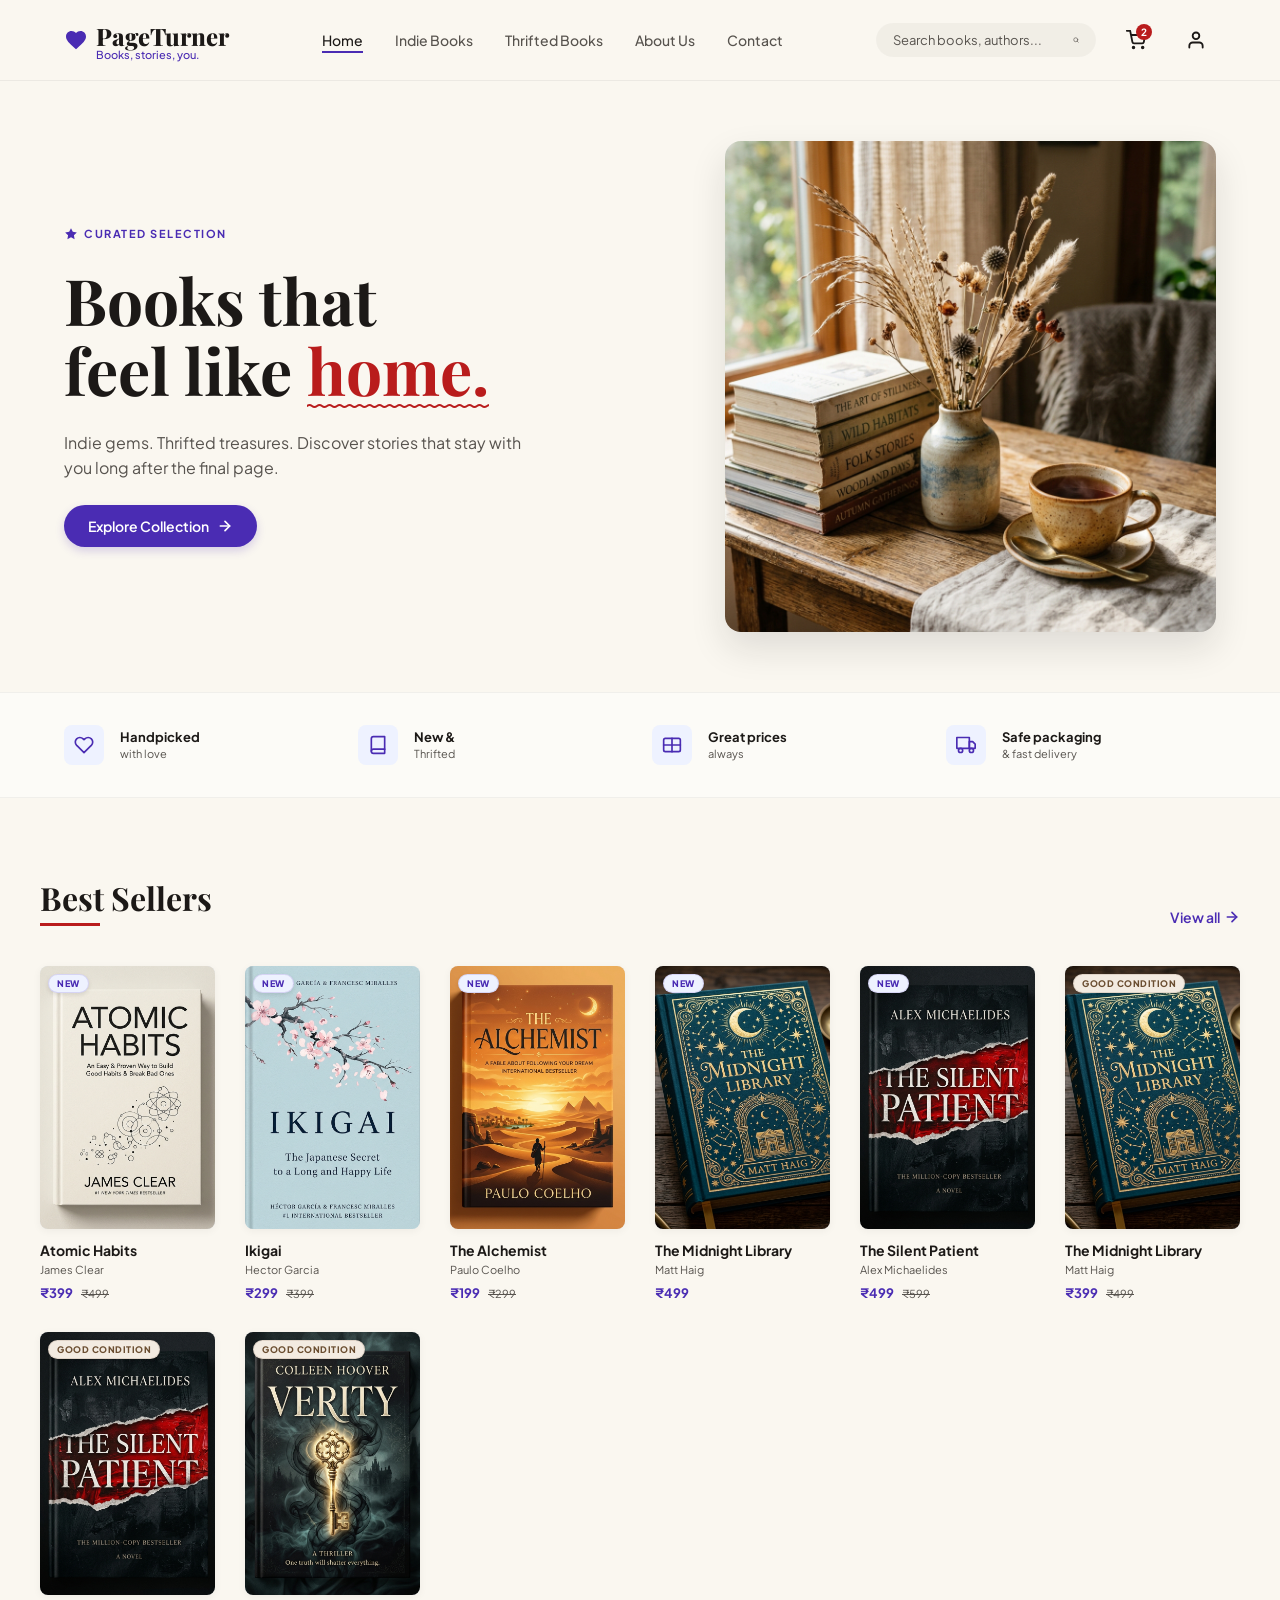
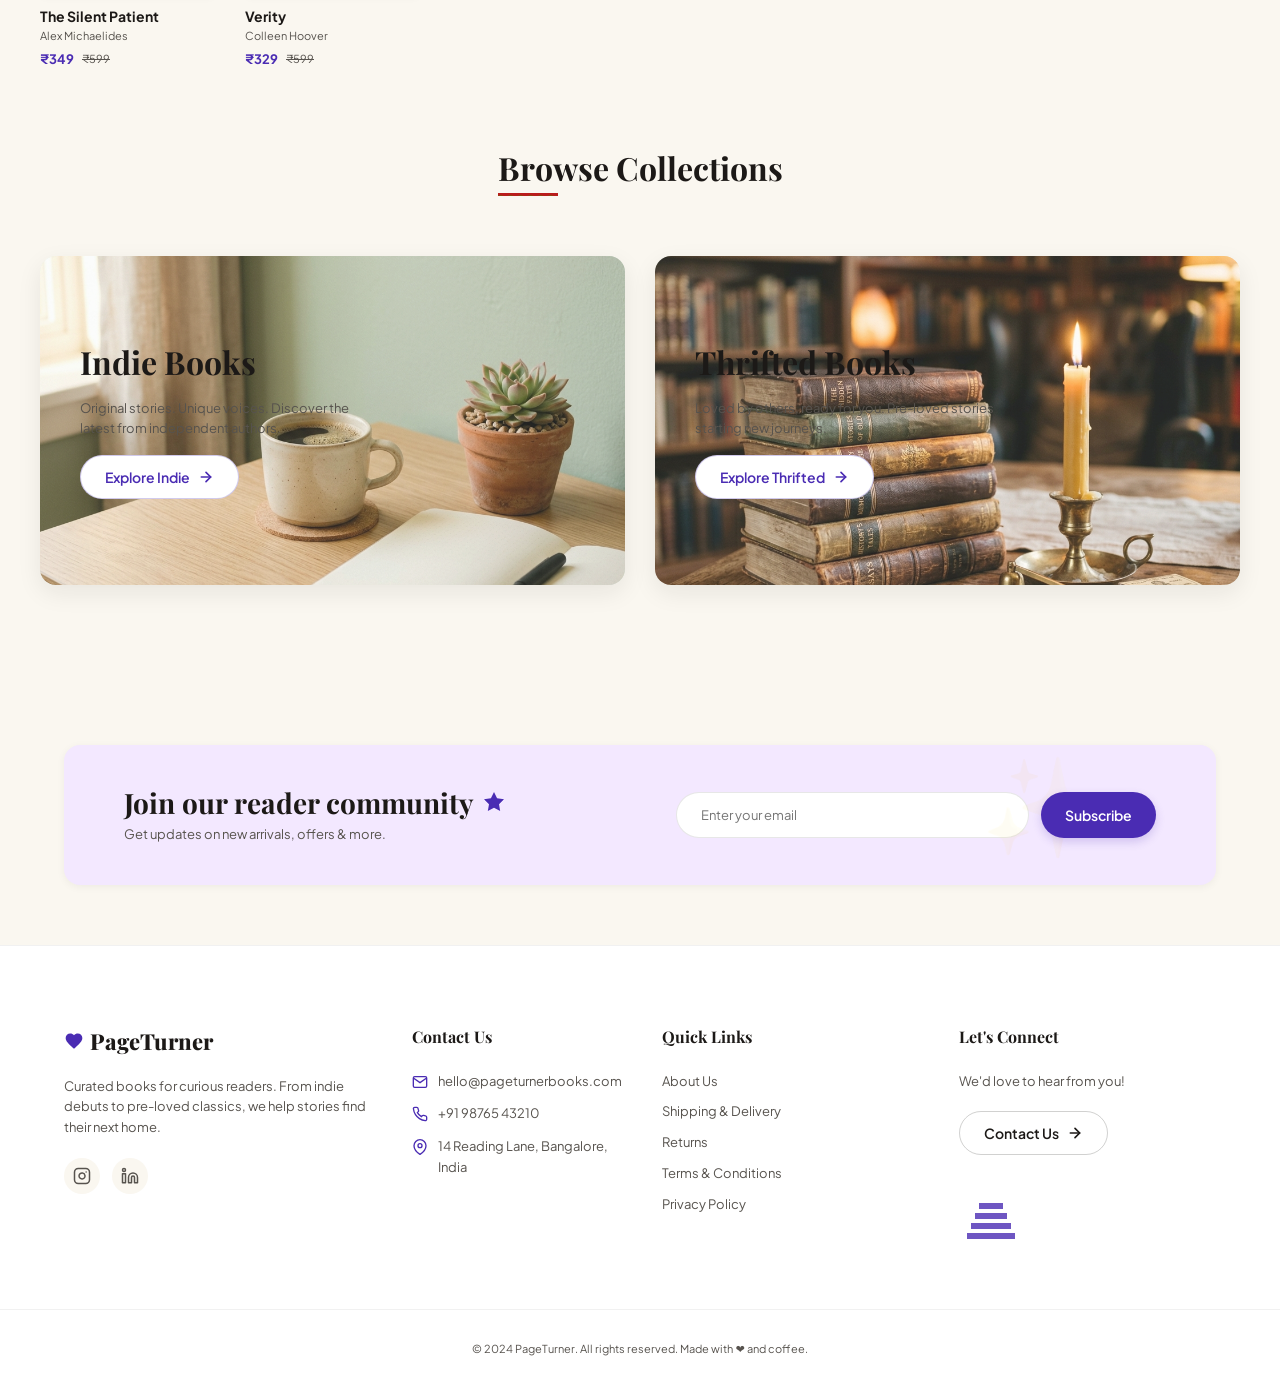
<file: index.html>
<!DOCTYPE html>
<html lang="en">
<head>
  <meta charset="UTF-8">
  <meta name="viewport" content="width=device-width, initial-scale=1.0">
  <title>PageTurner - Books that feel like home.</title>
  <!-- SEO Meta Tags -->
  <meta name="description" content="Discover indie gems, thrifted treasures, and pre-loved stories that stay with you. PageTurner is your cozy neighborhood online bookstore.">
  <!-- Stylesheets -->
  <link rel="stylesheet" href="style.css">
</head>
<body>

  <!-- Premium Navigation Header -->
  <header>
    <div class="container nav-container">
      <a href="index.html" class="logo" id="header-logo">
        <svg viewBox="0 0 24 24" xmlns="http://www.w3.org/2000/svg">
          <path d="M12 21.35l-1.45-1.32C5.4 15.36 2 12.28 2 8.5 2 5.42 4.42 3 7.5 3c1.74 0 3.41.81 4.5 2.09C13.09 3.81 14.76 3 16.5 3 19.58 3 22 5.42 22 8.5c0 3.78-3.4 6.86-8.55 11.54L12 21.35z"/>
        </svg>
        <div>
          <span>PageTurner</span>
          <span class="subtext">Books, stories, you.</span>
        </div>
      </a>

      <ul class="nav-links">
        <li><a href="index.html">Home</a></li>
        <li><a href="thrifted.html?type=indie">Indie Books</a></li>
        <li><a href="thrifted.html?type=thrifted">Thrifted Books</a></li>
        <li><a href="thrifted.html">About Us</a></li>
        <li><a href="checkout.html">Contact</a></li>
      </ul>

      <div class="header-actions">
        <div class="search-bar">
          <input type="text" placeholder="Search books, authors..." aria-label="Search books">
          <svg viewBox="0 0 24 24" width="16" height="16" fill="none" stroke="currentColor" stroke-width="2.5" stroke-linecap="round" stroke-linejoin="round">
            <circle cx="11" cy="11" r="8"></circle>
            <line x1="21" y1="21" x2="16.65" y2="16.65"></line>
          </svg>
        </div>

        <a href="checkout.html" class="icon-btn" id="cart-button" title="View Cart">
          <svg viewBox="0 0 24 24" fill="none" stroke="currentColor" stroke-width="2.2" stroke-linecap="round" stroke-linejoin="round">
            <circle cx="9" cy="21" r="1"></circle>
            <circle cx="20" cy="21" r="1"></circle>
            <path d="M1 1h4l2.68 13.39a2 2 0 0 0 2 1.61h9.72a2 2 0 0 0 2-1.61L23 6H6"></path>
          </svg>
          <span class="cart-badge">0</span>
        </a>

        <a href="#" class="icon-btn" title="User Profile">
          <svg viewBox="0 0 24 24" fill="none" stroke="currentColor" stroke-width="2.2" stroke-linecap="round" stroke-linejoin="round">
            <path d="M20 21v-2a4 4 0 0 0-4-4H8a4 4 0 0 0-4 4v2"></path>
            <circle cx="12" cy="7" r="4"></circle>
          </svg>
        </a>
      </div>
    </div>
  </header>

  <!-- Hero Section -->
  <section class="hero">
    <div class="container hero-grid">
      <div class="hero-text">
        <div class="badge-tag">
          <svg viewBox="0 0 24 24">
            <polygon points="12 2 15.09 8.26 22 9.27 17 14.14 18.18 21.02 12 17.77 5.82 21.02 7 14.14 2 9.27 8.91 8.26 12 2"></polygon>
          </svg>
          Curated Selection
        </div>
        <h1>Books that<br>feel like <span class="home-word wavy-accent red">home.</span></h1>
        <p class="hero-subtitle">
          Indie gems. Thrifted treasures. Discover stories that stay with you long after the final page.
        </p>
        <div>
          <a href="thrifted.html" class="btn btn-primary btn-arrow" id="explore-collection-btn">
            Explore Collection
            <svg viewBox="0 0 24 24" width="16" height="16" fill="none" stroke="currentColor" stroke-width="2.5" stroke-linecap="round" stroke-linejoin="round">
              <line x1="5" y1="12" x2="19" y2="12"></line>
              <polyline points="12 5 19 12 12 19"></polyline>
            </svg>
          </a>
        </div>
      </div>

      <div class="hero-image-wrapper">
        <img src="assets/hero_books.png" alt="Stack of books next to a teacup with steam and dried flowers">
      </div>
    </div>
  </section>

  <!-- Features bar -->
  <section class="features-bar">
    <div class="container features-grid">
      <div class="feature-item">
        <div class="feature-icon-wrapper">
          <svg viewBox="0 0 24 24" fill="none" stroke="currentColor" stroke-width="2" stroke-linecap="round" stroke-linejoin="round">
            <path d="M20.84 4.61a5.5 5.5 0 0 0-7.78 0L12 5.67l-1.06-1.06a5.5 5.5 0 0 0-7.78 7.78l1.06 1.06L12 21.23l7.78-7.78 1.06-1.06a5.5 5.5 0 0 0 0-7.78z"></path>
          </svg>
        </div>
        <div class="feature-info">
          <h4>Handpicked</h4>
          <p>with love</p>
        </div>
      </div>

      <div class="feature-item">
        <div class="feature-icon-wrapper">
          <svg viewBox="0 0 24 24" fill="none" stroke="currentColor" stroke-width="2" stroke-linecap="round" stroke-linejoin="round">
            <path d="M4 19.5A2.5 2.5 0 0 1 6.5 17H20"></path>
            <path d="M6.5 2H20v20H6.5A2.5 2.5 0 0 1 4 19.5v-15A2.5 2.5 0 0 1 6.5 2z"></path>
          </svg>
        </div>
        <div class="feature-info">
          <h4>New &</h4>
          <p>Thrifted</p>
        </div>
      </div>

      <div class="feature-item">
        <div class="feature-icon-wrapper">
          <svg viewBox="0 0 24 24" fill="none" stroke="currentColor" stroke-width="2" stroke-linecap="round" stroke-linejoin="round">
            <rect x="2" y="4" width="20" height="16" rx="2"></rect>
            <line x1="12" y1="4" x2="12" y2="20"></line>
            <line x1="2" y1="12" x2="22" y2="12"></line>
          </svg>
        </div>
        <div class="feature-info">
          <h4>Great prices</h4>
          <p>always</p>
        </div>
      </div>

      <div class="feature-item">
        <div class="feature-icon-wrapper">
          <svg viewBox="0 0 24 24" fill="none" stroke="currentColor" stroke-width="2" stroke-linecap="round" stroke-linejoin="round">
            <rect x="1" y="3" width="15" height="13"></rect>
            <polygon points="16 8 20 8 23 11 23 16 16 16 16 8"></polygon>
            <circle cx="5.5" cy="18.5" r="2.5"></circle>
            <circle cx="18.5" cy="18.5" r="2.5"></circle>
          </svg>
        </div>
        <div class="feature-info">
          <h4>Safe packaging</h4>
          <p>& fast delivery</p>
        </div>
      </div>
    </div>
  </section>

  <!-- Best Sellers -->
  <section class="container" style="padding: 80px 0 40px;">
    <div class="section-header">
      <h2 class="section-title">Best Sellers</h2>
      <a href="thrifted.html" class="view-all-link">
        View all
        <svg viewBox="0 0 24 24" fill="none" stroke="currentColor" stroke-width="2.5" stroke-linecap="round" stroke-linejoin="round">
          <line x1="5" y1="12" x2="19" y2="12"></line>
          <polyline points="12 5 19 12 12 19"></polyline>
        </svg>
      </a>
    </div>
    <div class="book-grid" id="bestsellers-grid">
      <!-- Loaded dynamically via script.js -->
    </div>
  </section>

  <!-- Browse Collections -->
  <section class="container" style="padding: 40px 0;">
    <div class="section-header" style="justify-content: center; margin-bottom: 20px;">
      <h2 class="section-title wavy-accent brown" style="text-align: center; border: none;">Browse Collections</h2>
    </div>
    <div class="collections-grid">
      <!-- Indie Books Card -->
      <div class="collection-card indie">
        <div class="collection-content">
          <h3>Indie Books</h3>
          <p>Original stories. Unique voices. Discover the latest from independent authors.</p>
          <a href="thrifted.html?type=indie" class="btn btn-secondary btn-arrow">
            Explore Indie
            <svg viewBox="0 0 24 24" width="16" height="16" fill="none" stroke="currentColor" stroke-width="2.5" stroke-linecap="round" stroke-linejoin="round">
              <line x1="5" y1="12" x2="19" y2="12"></line>
              <polyline points="12 5 19 12 12 19"></polyline>
            </svg>
          </a>
        </div>
      </div>

      <!-- Thrifted Books Card -->
      <div class="collection-card thrifted">
        <div class="collection-content">
          <h3>Thrifted Books</h3>
          <p>Loved by others, ready for you. Pre-loved stories starting new journeys.</p>
          <a href="thrifted.html?type=thrifted" class="btn btn-secondary btn-arrow">
            Explore Thrifted
            <svg viewBox="0 0 24 24" width="16" height="16" fill="none" stroke="currentColor" stroke-width="2.5" stroke-linecap="round" stroke-linejoin="round">
              <line x1="5" y1="12" x2="19" y2="12"></line>
              <polyline points="12 5 19 12 12 19"></polyline>
            </svg>
          </a>
        </div>
      </div>
    </div>
  </section>

  <!-- Join community newsletter banner -->
  <section class="container">
    <div class="newsletter-banner">
      <div class="newsletter-text">
        <h3>
          Join our reader community
          <svg viewBox="0 0 24 24" fill="currentColor">
            <polygon points="12 2 15.09 8.26 22 9.27 17 14.14 18.18 21.02 12 17.77 5.82 21.02 7 14.14 2 9.27 8.91 8.26 12 2"></polygon>
          </svg>
        </h3>
        <p>Get updates on new arrivals, offers & more.</p>
      </div>
      <div class="newsletter-form">
        <input type="email" placeholder="Enter your email" aria-label="Email address" required>
        <button type="button" class="btn btn-primary" onclick="alert('Thank you for subscribing! 📚')">Subscribe</button>
      </div>
    </div>
  </section>

  <!-- Footer -->
  <footer>
    <div class="container footer-grid">
      <div class="footer-col">
        <a href="index.html" class="footer-logo">
          <svg viewBox="0 0 24 24" xmlns="http://www.w3.org/2000/svg">
            <path d="M12 21.35l-1.45-1.32C5.4 15.36 2 12.28 2 8.5 2 5.42 4.42 3 7.5 3c1.74 0 3.41.81 4.5 2.09C13.09 3.81 14.76 3 16.5 3 19.58 3 22 5.42 22 8.5c0 3.78-3.4 6.86-8.55 11.54L12 21.35z"/>
          </svg>
          PageTurner
        </a>
        <p>Curated books for curious readers. From indie debuts to pre-loved classics, we help stories find their next home.</p>
        <div class="social-links">
          <a href="#" class="social-icon" aria-label="Instagram">
            <svg viewBox="0 0 24 24" fill="none" stroke="currentColor" stroke-width="2" stroke-linecap="round" stroke-linejoin="round"><rect x="2" y="2" width="20" height="20" rx="5" ry="5"></rect><path d="M16 11.37A4 4 0 1 1 12.63 8 4 4 0 0 1 16 11.37z"></path><line x1="17.5" y1="6.5" x2="17.51" y2="6.5"></line></svg>
          </a>
          <a href="#" class="social-icon" aria-label="LinkedIn">
            <svg viewBox="0 0 24 24" fill="none" stroke="currentColor" stroke-width="2" stroke-linecap="round" stroke-linejoin="round"><path d="M16 8a6 6 0 0 1 6 6v7h-4v-7a2 2 0 0 0-2-2 2 2 0 0 0-2 2v7h-4v-7a6 6 0 0 1 6-6z"></path><rect x="2" y="9" width="4" height="12"></rect><circle cx="4" cy="4" r="2"></circle></svg>
          </a>
        </div>
      </div>

      <div class="footer-col">
        <h3>Contact Us</h3>
        <ul class="contact-info-list">
          <li>
            <svg viewBox="0 0 24 24" fill="none" stroke="currentColor" stroke-width="2"><path d="M4 4h16c1.1 0 2 .9 2 2v12c0 1.1-.9 2-2 2H4c-1.1 0-2-.9-2-2V6c0-1.1.9-2 2-2z"></path><polyline points="22,6 12,13 2,6"></polyline></svg>
            <span>hello@pageturnerbooks.com</span>
          </li>
          <li>
            <svg viewBox="0 0 24 24" fill="none" stroke="currentColor" stroke-width="2"><path d="M22 16.92v3a2 2 0 0 1-2.18 2 19.79 19.79 0 0 1-8.63-3.07 19.5 19.5 0 0 1-6-6 19.79 19.79 0 0 1-3.07-8.67A2 2 0 0 1 4.11 2h3a2 2 0 0 1 2 1.72 12.84 12.84 0 0 0 .7 2.81 2 2 0 0 1-.45 2.11L8.09 9.91a16 16 0 0 0 6 6l1.27-1.27a2 2 0 0 1 2.11-.45 12.84 12.84 0 0 0 2.81.7A2 2 0 0 1 22 16.92z"></path></svg>
            <span>+91 98765 43210</span>
          </li>
          <li>
            <svg viewBox="0 0 24 24" fill="none" stroke="currentColor" stroke-width="2"><path d="M21 10c0 7-9 13-9 13s-9-6-9-13a9 9 0 0 1 18 0z"></path><circle cx="12" cy="10" r="3"></circle></svg>
            <span>14 Reading Lane, Bangalore, India</span>
          </li>
        </ul>
      </div>

      <div class="footer-col">
        <h3>Quick Links</h3>
        <ul class="footer-links">
          <li><a href="thrifted.html">About Us</a></li>
          <li><a href="#">Shipping & Delivery</a></li>
          <li><a href="#">Returns</a></li>
          <li><a href="#">Terms & Conditions</a></li>
          <li><a href="#">Privacy Policy</a></li>
        </ul>
      </div>

      <div class="footer-col">
        <h3>Let's Connect</h3>
        <p>We'd love to hear from you!</p>
        <a href="checkout.html" class="btn btn-outline-dark btn-arrow" style="align-self: flex-start;">
          Contact Us
          <svg viewBox="0 0 24 24" width="16" height="16" fill="none" stroke="currentColor" stroke-width="2.5" stroke-linecap="round" stroke-linejoin="round">
            <line x1="5" y1="12" x2="19" y2="12"></line>
            <polyline points="12 5 19 12 12 19"></polyline>
          </svg>
        </a>
        <!-- Foot decoration image (books stack) -->
        <svg class="footer-deco-img" viewBox="0 0 64 64" fill="currentColor" style="color: var(--color-primary);">
          <path d="M8,48 L56,48 L56,54 L8,54 Z M12,38 L52,38 L52,44 L12,44 Z M16,28 L48,28 L48,34 L16,34 Z M20,18 L44,18 L44,24 L20,24 Z"/>
        </svg>
      </div>
    </div>
    <div class="footer-bottom">
      <p>© 2024 PageTurner. All rights reserved. Made with ❤️ and coffee.</p>
    </div>
  </footer>

  <!-- Scripts -->
  <script src="script.js?v=2"></script>
</body>
</html>
</file>
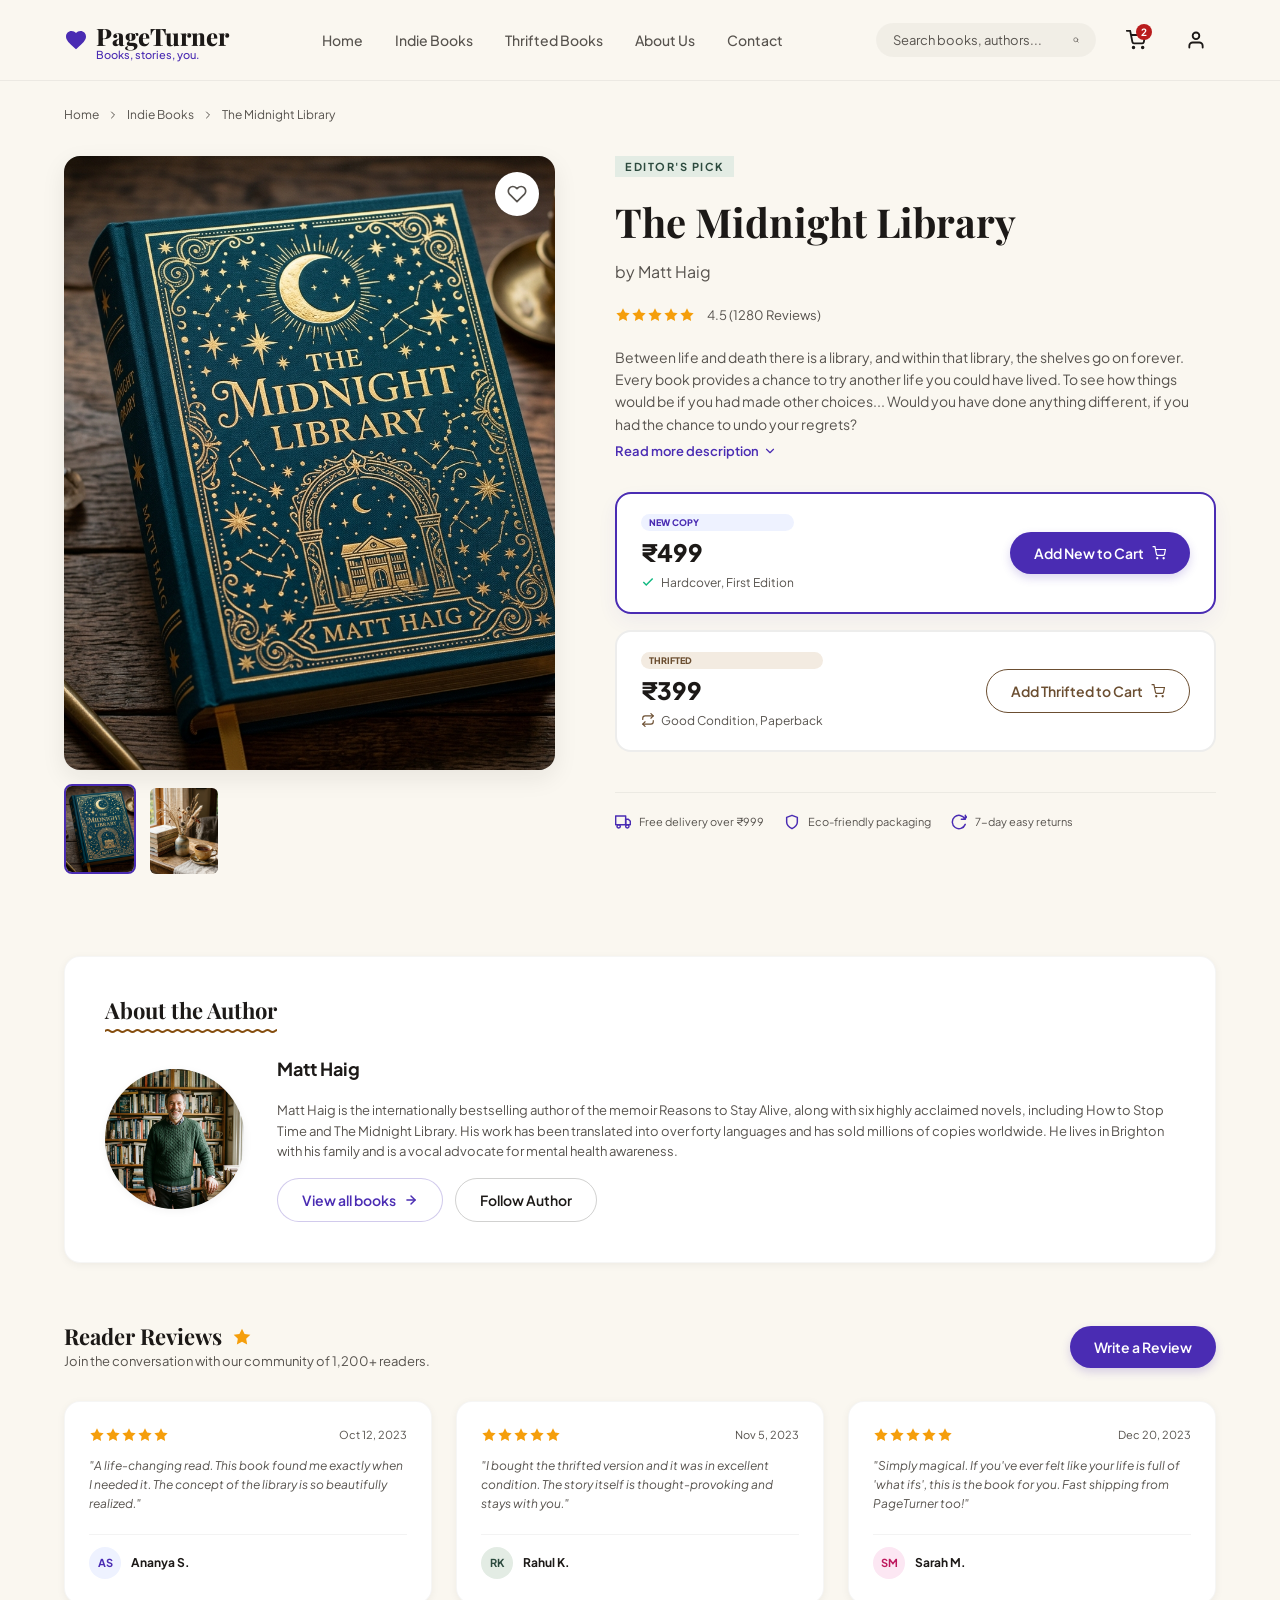
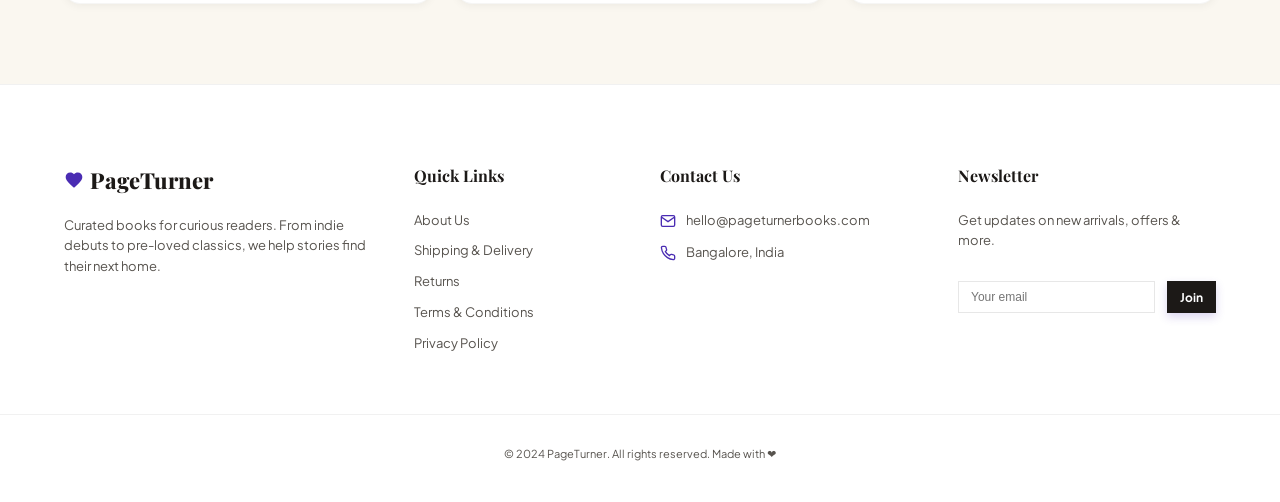
<file: book.html>
<!DOCTYPE html>
<html lang="en">
<head>
  <meta charset="UTF-8">
  <meta name="viewport" content="width=device-width, initial-scale=1.0">
  <title>The Midnight Library - PageTurner</title>
  <link rel="stylesheet" href="style.css">
</head>
<body>

  <!-- Navigation Header -->
  <header>
    <div class="container nav-container">
      <a href="index.html" class="logo" id="header-logo">
        <svg viewBox="0 0 24 24" xmlns="http://www.w3.org/2000/svg">
          <path d="M12 21.35l-1.45-1.32C5.4 15.36 2 12.28 2 8.5 2 5.42 4.42 3 7.5 3c1.74 0 3.41.81 4.5 2.09C13.09 3.81 14.76 3 16.5 3 19.58 3 22 5.42 22 8.5c0 3.78-3.4 6.86-8.55 11.54L12 21.35z"/>
        </svg>
        <div>
          <span>PageTurner</span>
          <span class="subtext">Books, stories, you.</span>
        </div>
      </a>

      <ul class="nav-links">
        <li><a href="index.html">Home</a></li>
        <li><a href="thrifted.html?type=indie">Indie Books</a></li>
        <li><a href="thrifted.html?type=thrifted">Thrifted Books</a></li>
        <li><a href="thrifted.html">About Us</a></li>
        <li><a href="checkout.html">Contact</a></li>
      </ul>

      <div class="header-actions">
        <div class="search-bar">
          <input type="text" placeholder="Search books, authors..." aria-label="Search books">
          <svg viewBox="0 0 24 24" width="16" height="16" fill="none" stroke="currentColor" stroke-width="2.5" stroke-linecap="round" stroke-linejoin="round">
            <circle cx="11" cy="11" r="8"></circle>
            <line x1="21" y1="21" x2="16.65" y2="16.65"></line>
          </svg>
        </div>

        <a href="checkout.html" class="icon-btn" id="cart-button" title="View Cart">
          <svg viewBox="0 0 24 24" fill="none" stroke="currentColor" stroke-width="2.2" stroke-linecap="round" stroke-linejoin="round">
            <circle cx="9" cy="21" r="1"></circle>
            <circle cx="20" cy="21" r="1"></circle>
            <path d="M1 1h4l2.68 13.39a2 2 0 0 0 2 1.61h9.72a2 2 0 0 0 2-1.61L23 6H6"></path>
          </svg>
          <span class="cart-badge">0</span>
        </a>

        <a href="#" class="icon-btn" title="User Profile">
          <svg viewBox="0 0 24 24" fill="none" stroke="currentColor" stroke-width="2.2" stroke-linecap="round" stroke-linejoin="round">
            <path d="M20 21v-2a4 4 0 0 0-4-4H8a4 4 0 0 0-4 4v2"></path>
            <circle cx="12" cy="7" r="4"></circle>
          </svg>
        </a>
      </div>
    </div>
  </header>

  <!-- Main Details Content -->
  <main class="container">
    <!-- Breadcrumbs -->
    <div class="breadcrumbs">
      <a href="index.html">Home</a>
      <svg viewBox="0 0 24 24" fill="none" stroke="currentColor" stroke-width="2" stroke-linecap="round" stroke-linejoin="round"><polyline points="9 18 15 12 9 6"></polyline></svg>
      <a href="thrifted.html">Indie Books</a>
      <svg viewBox="0 0 24 24" fill="none" stroke="currentColor" stroke-width="2" stroke-linecap="round" stroke-linejoin="round"><polyline points="9 18 15 12 9 6"></polyline></svg>
      <span id="breadcrumb-book-title">The Midnight Library</span>
    </div>

    <!-- Product Layout Grid -->
    <div class="product-detail-grid">
      <!-- Left Column: Gallery -->
      <div class="product-gallery">
        <div class="main-image-wrapper">
          <img id="detail-main-img" src="assets/book_midnight_library.png" alt="The Midnight Library Cover">
          <button class="favorite-detail-btn" id="detail-fav-btn" title="Add to Wishlist">
            <svg viewBox="0 0 24 24" width="20" height="20" fill="none" stroke="currentColor" stroke-width="2" stroke-linecap="round" stroke-linejoin="round">
              <path d="M20.84 4.61a5.5 5.5 0 0 0-7.78 0L12 5.67l-1.06-1.06a5.5 5.5 0 0 0-7.78 7.78l1.06 1.06L12 21.23l7.78-7.78 1.06-1.06a5.5 5.5 0 0 0 0-7.78z"></path>
            </svg>
          </button>
        </div>
        <div class="product-gallery-thumbs">
          <div class="thumb-wrapper active">
            <img src="assets/book_midnight_library.png" alt="Thumbnail 1" onerror="handleImageError(this, 'The Midnight Library', 'Matt Haig')">
          </div>
          <div class="thumb-wrapper">
            <img src="assets/hero_books.png" alt="Thumbnail 2" onerror="this.src='assets/hero_books.png'">
          </div>
        </div>
      </div>

      <!-- Right Column: Product Info -->
      <div class="product-info-col">
        <div class="badge-tag" style="background-color: var(--color-accent-green-bg); color: var(--color-accent-green-text); padding: 4px 10px; border-radius: var(--border-radius-sm);">
          EDITOR'S PICK
        </div>

        <h1 class="product-title" id="detail-title">The Midnight Library</h1>
        <span class="product-author" id="detail-author">by Matt Haig</span>

        <div class="rating-container">
          <div class="stars">
            <!-- 5 Stars SVG -->
            <svg viewBox="0 0 24 24"><polygon points="12 2 15.09 8.26 22 9.27 17 14.14 18.18 21.02 12 17.77 5.82 21.02 7 14.14 2 9.27 8.91 8.26 12 2"></polygon></svg>
            <svg viewBox="0 0 24 24"><polygon points="12 2 15.09 8.26 22 9.27 17 14.14 18.18 21.02 12 17.77 5.82 21.02 7 14.14 2 9.27 8.91 8.26 12 2"></polygon></svg>
            <svg viewBox="0 0 24 24"><polygon points="12 2 15.09 8.26 22 9.27 17 14.14 18.18 21.02 12 17.77 5.82 21.02 7 14.14 2 9.27 8.91 8.26 12 2"></polygon></svg>
            <svg viewBox="0 0 24 24"><polygon points="12 2 15.09 8.26 22 9.27 17 14.14 18.18 21.02 12 17.77 5.82 21.02 7 14.14 2 9.27 8.91 8.26 12 2"></polygon></svg>
            <svg viewBox="0 0 24 24"><polygon points="12 2 15.09 8.26 22 9.27 17 14.14 18.18 21.02 12 17.77 5.82 21.02 7 14.14 2 9.27 8.91 8.26 12 2"></polygon></svg>
          </div>
          <span id="detail-rating-text">4.5 (1,280 Reviews)</span>
        </div>

        <div class="product-description">
          <p id="desc-text">Between life and death there is a library, and within that library, the shelves go on forever. Every book provides a chance to try another life you could have lived. To see how things would be if you had made other choices... Would you have done anything different, if you had the chance to undo your regrets?</p>
          <div class="read-more-link" onclick="const p = document.getElementById('desc-text'); p.textContent += ' Shelved in the library of regrets are all the paths you did not take. But what if one of those other lives was truly better? In this heart-wrenching novel, Matt Haig explores the choices that make life worth living, weaving a beautiful fantasy about second chances.'; this.style.display='none';">
            Read more description
            <svg viewBox="0 0 24 24" fill="none" stroke="currentColor" stroke-width="2" stroke-linecap="round" stroke-linejoin="round"><polyline points="6 9 12 15 18 9"></polyline></svg>
          </div>
        </div>

        <!-- Buy options section -->
        <div class="purchase-options">
          <!-- Option New Copy -->
          <div class="purchase-card new-card active" id="new-purchase-card">
            <div class="purchase-info-left">
              <span class="purchase-label-badge">NEW COPY</span>
              <div class="purchase-price-tag">
                <span class="purchase-price" id="new-card-price">₹499</span>
              </div>
              <div class="purchase-details">
                <svg viewBox="0 0 24 24" fill="none" stroke="currentColor" stroke-width="2.5"><polyline points="20 6 9 17 4 12"></polyline></svg>
                <span>Hardcover, First Edition</span>
              </div>
            </div>
            <!-- Interactive Action Button directly in Card -->
            <button class="btn btn-primary" id="new-copy-add-btn">
              Add New to Cart
              <svg viewBox="0 0 24 24" width="14" height="14" fill="none" stroke="currentColor" stroke-width="2"><circle cx="9" cy="21" r="1"></circle><circle cx="20" cy="21" r="1"></circle><path d="M1 1h4l2.68 13.39a2 2 0 0 0 2 1.61h9.72a2 2 0 0 0 2-1.61L23 6H6"></path></svg>
            </button>
          </div>

          <!-- Option Thrifted Copy -->
          <div class="purchase-card thrifted-card" id="thrifted-purchase-card">
            <div class="purchase-info-left">
              <span class="purchase-label-badge">THRIFTED</span>
              <div class="purchase-price-tag">
                <span class="purchase-price" id="thrifted-card-price">₹399</span>
              </div>
              <div class="purchase-details">
                <!-- Recycle SVG -->
                <svg viewBox="0 0 24 24" fill="none" stroke="currentColor" stroke-width="2" stroke-linecap="round" stroke-linejoin="round">
                  <polyline points="17 1 21 5 17 9"></polyline>
                  <path d="M3 11V9a4 4 0 0 1 4-4h14"></path>
                  <polyline points="7 23 3 19 7 15"></polyline>
                  <path d="M21 13v2a4 4 0 0 1-4 4H3"></path>
                </svg>
                <span>Good Condition, Paperback</span>
              </div>
            </div>
            <button class="btn btn-secondary" id="thrifted-copy-add-btn" style="border-color: var(--color-accent-brown-text); color: var(--color-accent-brown-text);">
              Add Thrifted to Cart
              <svg viewBox="0 0 24 24" width="14" height="14" fill="none" stroke="currentColor" stroke-width="2"><circle cx="9" cy="21" r="1"></circle><circle cx="20" cy="21" r="1"></circle><path d="M1 1h4l2.68 13.39a2 2 0 0 0 2 1.61h9.72a2 2 0 0 0 2-1.61L23 6H6"></path></svg>
            </button>
          </div>
        </div>

        <!-- Master Add Button (Fallback) -->
        <button class="btn btn-primary" id="add-to-cart-action-btn" style="display: none; padding: 16px;">
          Add New to Cart
          <svg viewBox="0 0 24 24" width="18" height="18" fill="none" stroke="currentColor" stroke-width="2" style="margin-left: 4px;">
            <circle cx="9" cy="21" r="1"></circle>
            <circle cx="20" cy="21" r="1"></circle>
            <path d="M1 1h4l2.68 13.39a2 2 0 0 0 2 1.61h9.72a2 2 0 0 0 2-1.61L23 6H6"></path>
          </svg>
        </button>

        <!-- Delivery trust items -->
        <div class="trust-badges-bar">
          <div class="trust-badge-item">
            <svg viewBox="0 0 24 24" fill="none" stroke="currentColor" stroke-width="2.2" stroke-linecap="round" stroke-linejoin="round">
              <rect x="1" y="3" width="15" height="13"></rect>
              <polygon points="16 8 20 8 23 11 23 16 16 16 16 8"></polygon>
              <circle cx="5.5" cy="18.5" r="2.5"></circle>
              <circle cx="18.5" cy="18.5" r="2.5"></circle>
            </svg>
            <span>Free delivery over ₹999</span>
          </div>
          <div class="trust-badge-item">
            <svg viewBox="0 0 24 24" fill="none" stroke="currentColor" stroke-width="2.2" stroke-linecap="round" stroke-linejoin="round">
              <path d="M12 22s8-4 8-10V5l-8-3-8 3v7c0 6 8 10 8 10z"></path>
            </svg>
            <span>Eco-friendly packaging</span>
          </div>
          <div class="trust-badge-item">
            <svg viewBox="0 0 24 24" fill="none" stroke="currentColor" stroke-width="2.2" stroke-linecap="round" stroke-linejoin="round">
              <path d="M21.5 2v6h-6M21.34 15.57a10 10 0 1 1-.57-8.38l5.67-5.67"></path>
            </svg>
            <span>7-day easy returns</span>
          </div>
        </div>
      </div>
    </div>

    <!-- About The Author -->
    <section class="about-author-section">
      <h3 class="author-header wavy-accent brown">About the Author</h3>
      <div class="author-layout">
        <div class="author-photo-wrapper">
          <img src="assets/author_matt.png" alt="Matt Haig portrait" onerror="this.src='assets/author_matt.png'">
        </div>
        <div class="author-bio-col">
          <span class="author-bio-name">Matt Haig</span>
          <p class="author-bio-text">
            Matt Haig is the internationally bestselling author of the memoir Reasons to Stay Alive, along with six highly acclaimed novels, including How to Stop Time and The Midnight Library. His work has been translated into over forty languages and has sold millions of copies worldwide. He lives in Brighton with his family and is a vocal advocate for mental health awareness.
          </p>
          <div class="author-actions">
            <a href="thrifted.html?search=Matt+Haig" class="btn btn-secondary btn-arrow">
              View all books
              <svg viewBox="0 0 24 24" width="14" height="14" fill="none" stroke="currentColor" stroke-width="2.5" stroke-linecap="round" stroke-linejoin="round">
                <line x1="5" y1="12" x2="19" y2="12"></line>
                <polyline points="12 5 19 12 12 19"></polyline>
              </svg>
            </a>
            <button class="btn btn-outline-dark" onclick="alert('You are now following Matt Haig! 🔔')">Follow Author</button>
          </div>
        </div>
      </div>
    </section>

    <!-- Reader Reviews -->
    <section class="reviews-section">
      <div class="reviews-header-row">
        <div class="reviews-title-block">
          <h3>
            Reader Reviews
            <!-- Sparkles SVG -->
            <svg viewBox="0 0 24 24" width="20" height="20" fill="currentColor" style="color: #F59E0B; margin-left: 4px;">
              <polygon points="12 2 15.09 8.26 22 9.27 17 14.14 18.18 21.02 12 17.77 5.82 21.02 7 14.14 2 9.27 8.91 8.26 12 2"></polygon>
            </svg>
          </h3>
          <p>Join the conversation with our community of 1,200+ readers.</p>
        </div>
        <button class="btn btn-primary" onclick="alert('Review system is in sandbox mode!')">Write a Review</button>
      </div>

      <!-- Reviews Grid -->
      <div class="reviews-grid">
        <!-- Review 1 -->
        <div class="review-card">
          <div class="review-top-row">
            <div class="stars">
              <svg viewBox="0 0 24 24"><polygon points="12 2 15.09 8.26 22 9.27 17 14.14 18.18 21.02 12 17.77 5.82 21.02 7 14.14 2 9.27 8.91 8.26 12 2"></polygon></svg>
              <svg viewBox="0 0 24 24"><polygon points="12 2 15.09 8.26 22 9.27 17 14.14 18.18 21.02 12 17.77 5.82 21.02 7 14.14 2 9.27 8.91 8.26 12 2"></polygon></svg>
              <svg viewBox="0 0 24 24"><polygon points="12 2 15.09 8.26 22 9.27 17 14.14 18.18 21.02 12 17.77 5.82 21.02 7 14.14 2 9.27 8.91 8.26 12 2"></polygon></svg>
              <svg viewBox="0 0 24 24"><polygon points="12 2 15.09 8.26 22 9.27 17 14.14 18.18 21.02 12 17.77 5.82 21.02 7 14.14 2 9.27 8.91 8.26 12 2"></polygon></svg>
              <svg viewBox="0 0 24 24"><polygon points="12 2 15.09 8.26 22 9.27 17 14.14 18.18 21.02 12 17.77 5.82 21.02 7 14.14 2 9.27 8.91 8.26 12 2"></polygon></svg>
            </div>
            <span class="review-date">Oct 12, 2023</span>
          </div>
          <p class="review-text">
            "A life-changing read. This book found me exactly when I needed it. The concept of the library is so beautifully realized."
          </p>
          <div class="review-user-row">
            <div class="user-avatar-circle">AS</div>
            <span class="user-name-text">Ananya S.</span>
          </div>
        </div>

        <!-- Review 2 -->
        <div class="review-card">
          <div class="review-top-row">
            <div class="stars">
              <svg viewBox="0 0 24 24"><polygon points="12 2 15.09 8.26 22 9.27 17 14.14 18.18 21.02 12 17.77 5.82 21.02 7 14.14 2 9.27 8.91 8.26 12 2"></polygon></svg>
              <svg viewBox="0 0 24 24"><polygon points="12 2 15.09 8.26 22 9.27 17 14.14 18.18 21.02 12 17.77 5.82 21.02 7 14.14 2 9.27 8.91 8.26 12 2"></polygon></svg>
              <svg viewBox="0 0 24 24"><polygon points="12 2 15.09 8.26 22 9.27 17 14.14 18.18 21.02 12 17.77 5.82 21.02 7 14.14 2 9.27 8.91 8.26 12 2"></polygon></svg>
              <svg viewBox="0 0 24 24"><polygon points="12 2 15.09 8.26 22 9.27 17 14.14 18.18 21.02 12 17.77 5.82 21.02 7 14.14 2 9.27 8.91 8.26 12 2"></polygon></svg>
              <svg viewBox="0 0 24 24"><polygon points="12 2 15.09 8.26 22 9.27 17 14.14 18.18 21.02 12 17.77 5.82 21.02 7 14.14 2 9.27 8.91 8.26 12 2"></polygon></svg>
            </div>
            <span class="review-date">Nov 5, 2023</span>
          </div>
          <p class="review-text">
            "I bought the thrifted version and it was in excellent condition. The story itself is thought-provoking and stays with you."
          </p>
          <div class="review-user-row">
            <div class="user-avatar-circle">RK</div>
            <span class="user-name-text">Rahul K.</span>
          </div>
        </div>

        <!-- Review 3 -->
        <div class="review-card">
          <div class="review-top-row">
            <div class="stars">
              <svg viewBox="0 0 24 24"><polygon points="12 2 15.09 8.26 22 9.27 17 14.14 18.18 21.02 12 17.77 5.82 21.02 7 14.14 2 9.27 8.91 8.26 12 2"></polygon></svg>
              <svg viewBox="0 0 24 24"><polygon points="12 2 15.09 8.26 22 9.27 17 14.14 18.18 21.02 12 17.77 5.82 21.02 7 14.14 2 9.27 8.91 8.26 12 2"></polygon></svg>
              <svg viewBox="0 0 24 24"><polygon points="12 2 15.09 8.26 22 9.27 17 14.14 18.18 21.02 12 17.77 5.82 21.02 7 14.14 2 9.27 8.91 8.26 12 2"></polygon></svg>
              <svg viewBox="0 0 24 24"><polygon points="12 2 15.09 8.26 22 9.27 17 14.14 18.18 21.02 12 17.77 5.82 21.02 7 14.14 2 9.27 8.91 8.26 12 2"></polygon></svg>
              <svg viewBox="0 0 24 24"><polygon points="12 2 15.09 8.26 22 9.27 17 14.14 18.18 21.02 12 17.77 5.82 21.02 7 14.14 2 9.27 8.91 8.26 12 2"></polygon></svg>
            </div>
            <span class="review-date">Dec 20, 2023</span>
          </div>
          <p class="review-text">
            "Simply magical. If you've ever felt like your life is full of 'what ifs', this is the book for you. Fast shipping from PageTurner too!"
          </p>
          <div class="review-user-row">
            <div class="user-avatar-circle">SM</div>
            <span class="user-name-text">Sarah M.</span>
          </div>
        </div>
      </div>
    </section>
  </main>

  <!-- Footer -->
  <footer>
    <div class="container footer-grid">
      <div class="footer-col">
        <a href="index.html" class="footer-logo">
          <svg viewBox="0 0 24 24" xmlns="http://www.w3.org/2000/svg">
            <path d="M12 21.35l-1.45-1.32C5.4 15.36 2 12.28 2 8.5 2 5.42 4.42 3 7.5 3c1.74 0 3.41.81 4.5 2.09C13.09 3.81 14.76 3 16.5 3 19.58 3 22 5.42 22 8.5c0 3.78-3.4 6.86-8.55 11.54L12 21.35z"/>
          </svg>
          PageTurner
        </a>
        <p>Curated books for curious readers. From indie debuts to pre-loved classics, we help stories find their next home.</p>
      </div>
      <div class="footer-col">
        <h3>Quick Links</h3>
        <ul class="footer-links">
          <li><a href="thrifted.html">About Us</a></li>
          <li><a href="#">Shipping & Delivery</a></li>
          <li><a href="#">Returns</a></li>
          <li><a href="#">Terms & Conditions</a></li>
          <li><a href="#">Privacy Policy</a></li>
        </ul>
      </div>
      <div class="footer-col">
        <h3>Contact Us</h3>
        <ul class="contact-info-list">
          <li>
            <svg viewBox="0 0 24 24" fill="none" stroke="currentColor" stroke-width="2"><path d="M4 4h16c1.1 0 2 .9 2 2v12c0 1.1-.9 2-2 2H4c-1.1 0-2-.9-2-2V6c0-1.1.9-2 2-2z"></path><polyline points="22,6 12,13 2,6"></polyline></svg>
            <span>hello@pageturnerbooks.com</span>
          </li>
          <li>
            <svg viewBox="0 0 24 24" fill="none" stroke="currentColor" stroke-width="2"><path d="M22 16.92v3a2 2 0 0 1-2.18 2 19.79 19.79 0 0 1-8.63-3.07 19.5 19.5 0 0 1-6-6 19.79 19.79 0 0 1-3.07-8.67A2 2 0 0 1 4.11 2h3a2 2 0 0 1 2 1.72 12.84 12.84 0 0 0 .7 2.81 2 2 0 0 1-.45 2.11L8.09 9.91a16 16 0 0 0 6 6l1.27-1.27a2 2 0 0 1 2.11-.45 12.84 12.84 0 0 0 2.81.7A2 2 0 0 1 22 16.92z"></path></svg>
            <span>Bangalore, India</span>
          </li>
        </ul>
      </div>
      <div class="footer-col">
        <h3>Newsletter</h3>
        <p>Get updates on new arrivals, offers & more.</p>
        <div class="promo-box" style="margin-top: 10px;">
          <input type="email" placeholder="Your email" style="border-radius: var(--border-radius-sm); border: 1px solid rgba(28,25,23,0.1); padding: 8px 12px; width: 100%;">
          <button class="btn btn-primary" onclick="alert('Subscribed!')" style="border-radius: var(--border-radius-sm); padding: 8px 16px;">Join</button>
        </div>
      </div>
    </div>
    <div class="footer-bottom">
      <p>© 2024 PageTurner. All rights reserved. Made with ❤️</p>
    </div>
  </footer>

  <!-- Scripts -->
  <script src="script.js?v=2"></script>
</body>
</html>
</file>
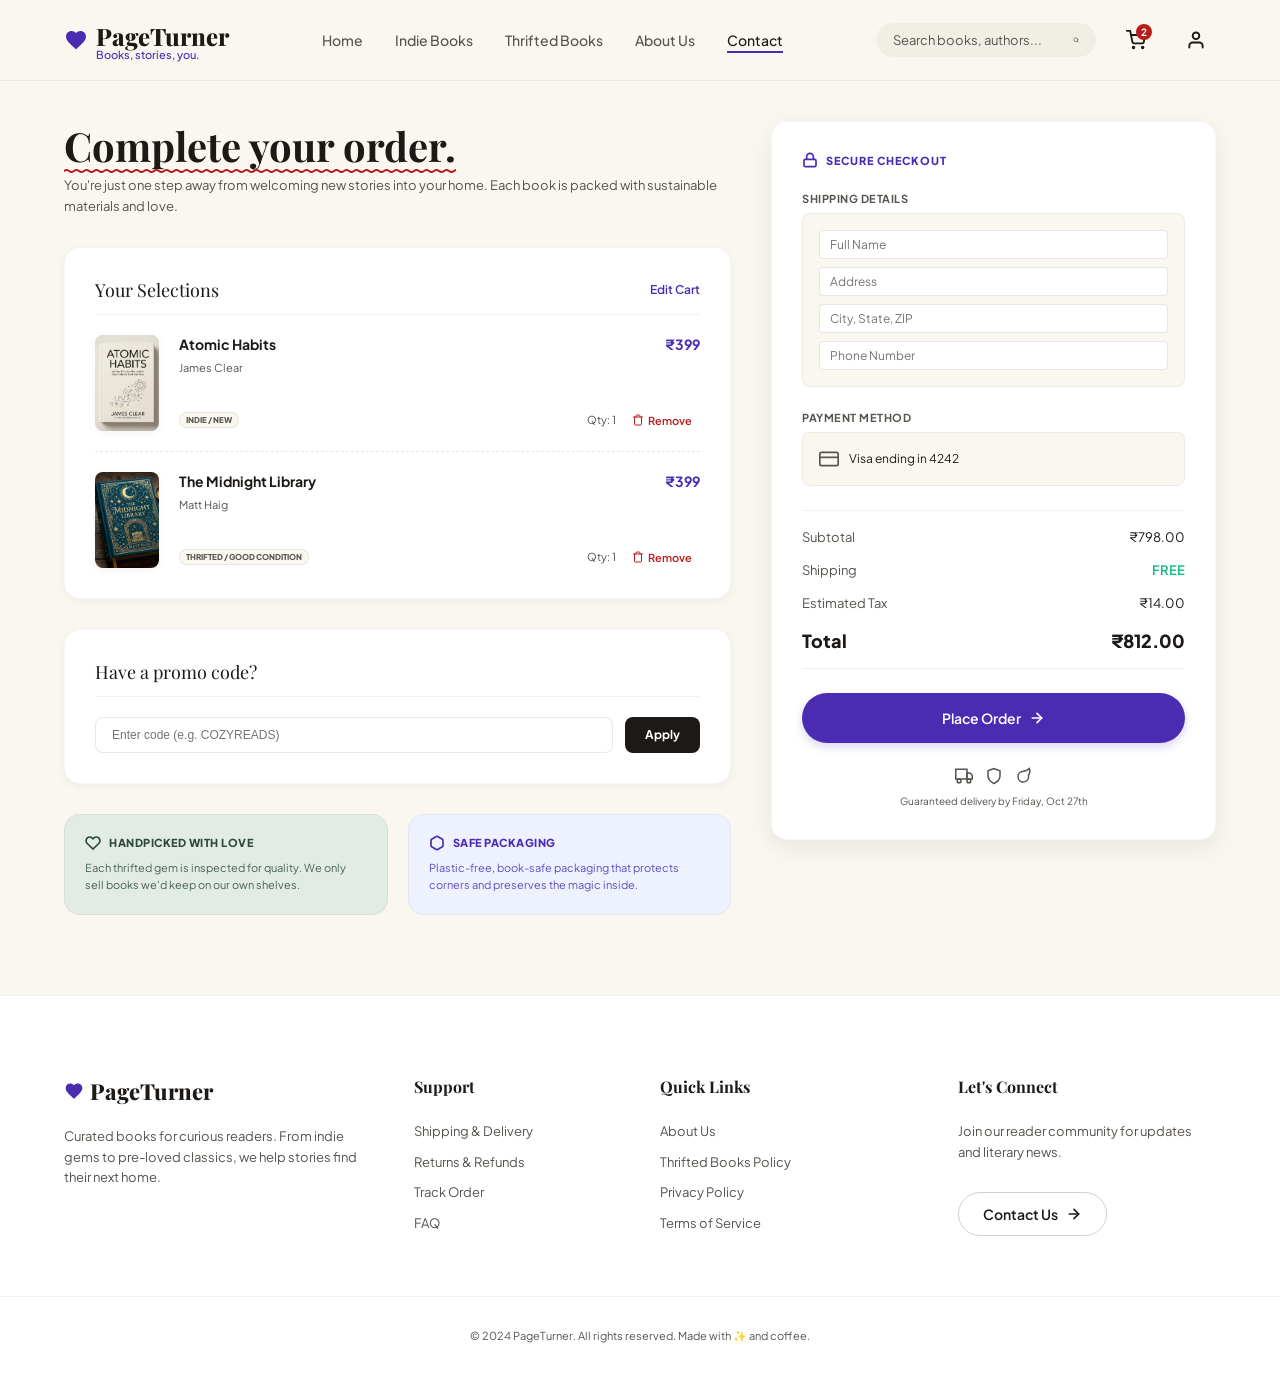
<file: checkout.html>
<!DOCTYPE html>
<html lang="en">
<head>
  <meta charset="UTF-8">
  <meta name="viewport" content="width=device-width, initial-scale=1.0">
  <title>Complete your order - PageTurner</title>
  <link rel="stylesheet" href="style.css">
</head>
<body>

  <!-- Navigation Header -->
  <header>
    <div class="container nav-container">
      <a href="index.html" class="logo" id="header-logo">
        <svg viewBox="0 0 24 24" xmlns="http://www.w3.org/2000/svg">
          <path d="M12 21.35l-1.45-1.32C5.4 15.36 2 12.28 2 8.5 2 5.42 4.42 3 7.5 3c1.74 0 3.41.81 4.5 2.09C13.09 3.81 14.76 3 16.5 3 19.58 3 22 5.42 22 8.5c0 3.78-3.4 6.86-8.55 11.54L12 21.35z"/>
        </svg>
        <div>
          <span>PageTurner</span>
          <span class="subtext">Books, stories, you.</span>
        </div>
      </a>

      <ul class="nav-links">
        <li><a href="index.html">Home</a></li>
        <li><a href="thrifted.html?type=indie">Indie Books</a></li>
        <li><a href="thrifted.html?type=thrifted">Thrifted Books</a></li>
        <li><a href="thrifted.html">About Us</a></li>
        <li><a href="checkout.html" class="active">Contact</a></li>
      </ul>

      <div class="header-actions">
        <div class="search-bar">
          <input type="text" placeholder="Search books, authors..." aria-label="Search books">
          <svg viewBox="0 0 24 24" width="16" height="16" fill="none" stroke="currentColor" stroke-width="2.5" stroke-linecap="round" stroke-linejoin="round">
            <circle cx="11" cy="11" r="8"></circle>
            <line x1="21" y1="21" x2="16.65" y2="16.65"></line>
          </svg>
        </div>

        <a href="checkout.html" class="icon-btn" id="cart-button" title="View Cart">
          <svg viewBox="0 0 24 24" fill="none" stroke="currentColor" stroke-width="2.2" stroke-linecap="round" stroke-linejoin="round">
            <circle cx="9" cy="21" r="1"></circle>
            <circle cx="20" cy="21" r="1"></circle>
            <path d="M1 1h4l2.68 13.39a2 2 0 0 0 2 1.61h9.72a2 2 0 0 0 2-1.61L23 6H6"></path>
          </svg>
          <span class="cart-badge">0</span>
        </a>

        <a href="#" class="icon-btn" title="User Profile">
          <svg viewBox="0 0 24 24" fill="none" stroke="currentColor" stroke-width="2.2" stroke-linecap="round" stroke-linejoin="round">
            <path d="M20 21v-2a4 4 0 0 0-4-4H8a4 4 0 0 0-4 4v2"></path>
            <circle cx="12" cy="7" r="4"></circle>
          </svg>
        </a>
      </div>
    </div>
  </header>

  <!-- Checkout Main Area -->
  <main class="container" style="padding-top: 40px;">
    <!-- Main checkout Layout -->
    <div class="checkout-layout">
      <!-- Left Column: Order details -->
      <div class="checkout-main-col">
        <div class="checkout-header-block">
          <h1 class="wavy-accent red">Complete your order.</h1>
          <p>You're just one step away from welcoming new stories into your home. Each book is packed with sustainable materials and love.</p>
        </div>

        <!-- Selections Card -->
        <div class="checkout-card-section">
          <div class="checkout-section-header">
            <h2 class="checkout-section-title">Your Selections</h2>
            <a href="thrifted.html" class="edit-link">Edit Cart</a>
          </div>
          <!-- Cart Items List (Dynamic) -->
          <div class="cart-items-list" id="checkout-items-list">
            <!-- Loaded dynamically via script.js -->
          </div>
        </div>

        <!-- Promo Code section -->
        <div class="checkout-card-section">
          <div class="checkout-section-header">
            <h2 class="checkout-section-title">Have a promo code?</h2>
          </div>
          <div class="promo-box">
            <input type="text" id="promo-input" placeholder="Enter code (e.g. COZYREADS)" aria-label="Promo code">
            <button type="button" class="btn" id="promo-btn">Apply</button>
          </div>
        </div>

        <!-- Trust Badges -->
        <div class="checkout-trust-grid">
          <!-- Card 1 -->
          <div class="checkout-trust-card green">
            <div class="checkout-trust-header">
              <!-- Heart icon -->
              <svg viewBox="0 0 24 24" fill="none" stroke="currentColor" stroke-width="2.5"><path d="M20.84 4.61a5.5 5.5 0 0 0-7.78 0L12 5.67l-1.06-1.06a5.5 5.5 0 0 0-7.78 7.78l1.06 1.06L12 21.23l7.78-7.78 1.06-1.06a5.5 5.5 0 0 0 0-7.78z"></path></svg>
              <span>Handpicked with love</span>
            </div>
            <p class="checkout-trust-text">Each thrifted gem is inspected for quality. We only sell books we'd keep on our own shelves.</p>
          </div>

          <!-- Card 2 -->
          <div class="checkout-trust-card lavender">
            <div class="checkout-trust-header">
              <!-- Package icon -->
              <svg viewBox="0 0 24 24" fill="none" stroke="currentColor" stroke-width="2.5"><path d="M21 16V8a2 2 0 0 0-1-1.73l-7-4a2 2 0 0 0-2 0l-7 4A2 2 0 0 0 3 8v8a2 2 0 0 0 1 1.73l7 4a2 2 0 0 0 2 0l7-4A2 2 0 0 0 21 16z"></path></svg>
              <span>Safe packaging</span>
            </div>
            <p class="checkout-trust-text">Plastic-free, book-safe packaging that protects corners and preserves the magic inside.</p>
          </div>
        </div>
      </div>

      <!-- Right Column: Sidebar summaries -->
      <div>
        <div class="checkout-sidebar-card">
          <div class="secure-header">
            <!-- Lock SVG -->
            <svg viewBox="0 0 24 24" fill="none" stroke="currentColor" stroke-width="2.5" stroke-linecap="round" stroke-linejoin="round">
              <rect x="3" y="11" width="18" height="11" rx="2" ry="2"></rect>
              <path d="M7 11V7a5 5 0 0 1 10 0v4"></path>
            </svg>
            <span>Secure Checkout</span>
          </div>

          <!-- Shipping Details Block -->
          <div class="checkout-detail-group">
            <span class="checkout-detail-title">Shipping Details</span>
            <div class="checkout-detail-box" id="shipping-details-box">
              <input type="text" id="shipping-name" placeholder="Full Name" required>
              <input type="text" id="shipping-address" placeholder="Address" required>
              <input type="text" id="shipping-city-zip" placeholder="City, State, ZIP" required>
              <input type="text" id="shipping-phone" placeholder="Phone Number" required>
            </div>
          </div>

          <!-- Payment Details Block -->
          <div class="checkout-detail-group">
            <span class="checkout-detail-title">Payment Method</span>
            <div class="checkout-detail-box payment">
              <!-- Credit card icon -->
              <svg viewBox="0 0 24 24" fill="none" stroke="currentColor" stroke-width="2">
                <rect x="1" y="4" width="22" height="16" rx="2" ry="2"></rect>
                <line x1="1" y1="10" x2="23" y2="10"></line>
              </svg>
              <span>Visa ending in 4242</span>
            </div>
          </div>

          <!-- Price Summaries -->
          <div class="checkout-summary-list">
            <div class="checkout-summary-row">
              <span style="color: var(--color-text-muted);">Subtotal</span>
              <span id="checkout-subtotal">₹798.00</span>
            </div>
            <div class="checkout-summary-row">
              <span style="color: var(--color-text-muted);">Shipping</span>
              <span style="color: #10B981; font-weight: 600;" id="checkout-shipping">FREE</span>
            </div>
            <div class="checkout-summary-row">
              <span style="color: var(--color-text-muted);">Estimated Tax</span>
              <span id="checkout-tax">₹14.00</span>
            </div>
            <div class="checkout-summary-row total">
              <span>Total</span>
              <span id="checkout-total">₹812.00</span>
            </div>
          </div>

          <!-- Place Order Button -->
          <button type="button" class="btn btn-primary btn-arrow" id="place-order-btn">
            Place Order
            <svg viewBox="0 0 24 24" width="16" height="16" fill="none" stroke="currentColor" stroke-width="2.5" stroke-linecap="round" stroke-linejoin="round">
              <line x1="5" y1="12" x2="19" y2="12"></line>
              <polyline points="12 5 19 12 12 19"></polyline>
            </svg>
          </button>

          <!-- Delivery info -->
          <div class="checkout-sidebar-footer">
            <div class="eco-badges-mini">
              <!-- Truck SVG -->
              <svg viewBox="0 0 24 24" fill="none" stroke="currentColor" stroke-width="2"><rect x="1" y="3" width="15" height="13"></rect><polygon points="16 8 20 8 23 11 23 16 16 16 16 8"></polygon><circle cx="5.5" cy="18.5" r="2.5"></circle><circle cx="18.5" cy="18.5" r="2.5"></circle></svg>
              <!-- Shield SVG -->
              <svg viewBox="0 0 24 24" fill="none" stroke="currentColor" stroke-width="2"><path d="M12 22s8-4 8-10V5l-8-3-8 3v7c0 6 8 10 8 10z"></path></svg>
              <!-- Leaf SVG -->
              <svg viewBox="0 0 24 24" fill="none" stroke="currentColor" stroke-width="2"><path d="M11 20A7 7 0 0 1 9.8 6.1C15.5 5 17 4.48 19 2c1 2 2 3.58-1 9.58A7 7 0 0 1 11 20z"></path></svg>
            </div>
            <span class="delivery-date-text">Guaranteed delivery by Friday, Oct 27th</span>
          </div>
        </div>
      </div>
    </div>
  </main>

  <!-- Footer -->
  <footer>
    <div class="container footer-grid">
      <div class="footer-col">
        <a href="index.html" class="footer-logo">
          <svg viewBox="0 0 24 24" xmlns="http://www.w3.org/2000/svg">
            <path d="M12 21.35l-1.45-1.32C5.4 15.36 2 12.28 2 8.5 2 5.42 4.42 3 7.5 3c1.74 0 3.41.81 4.5 2.09C13.09 3.81 14.76 3 16.5 3 19.58 3 22 5.42 22 8.5c0 3.78-3.4 6.86-8.55 11.54L12 21.35z"/>
          </svg>
          PageTurner
        </a>
        <p>Curated books for curious readers. From indie gems to pre-loved classics, we help stories find their next home.</p>
      </div>
      <div class="footer-col">
        <h3>Support</h3>
        <ul class="footer-links">
          <li><a href="#">Shipping & Delivery</a></li>
          <li><a href="#">Returns & Refunds</a></li>
          <li><a href="#">Track Order</a></li>
          <li><a href="#">FAQ</a></li>
        </ul>
      </div>
      <div class="footer-col">
        <h3>Quick Links</h3>
        <ul class="footer-links">
          <li><a href="thrifted.html">About Us</a></li>
          <li><a href="#">Thrifted Books Policy</a></li>
          <li><a href="#">Privacy Policy</a></li>
          <li><a href="#">Terms of Service</a></li>
        </ul>
      </div>
      <div class="footer-col">
        <h3>Let's Connect</h3>
        <p>Join our reader community for updates and literary news.</p>
        <a href="checkout.html" class="btn btn-outline-dark btn-arrow" style="align-self: flex-start; margin-top: 10px;">
          Contact Us
          <svg viewBox="0 0 24 24" width="16" height="16" fill="none" stroke="currentColor" stroke-width="2.5" stroke-linecap="round" stroke-linejoin="round">
            <line x1="5" y1="12" x2="19" y2="12"></line>
            <polyline points="12 5 19 12 12 19"></polyline>
          </svg>
        </a>
      </div>
    </div>
    <div class="footer-bottom">
      <p>© 2024 PageTurner. All rights reserved. Made with ✨ and coffee.</p>
    </div>
  </footer>

  <!-- Scripts -->
  <script src="script.js?v=2"></script>
</body>
</html>
</file>
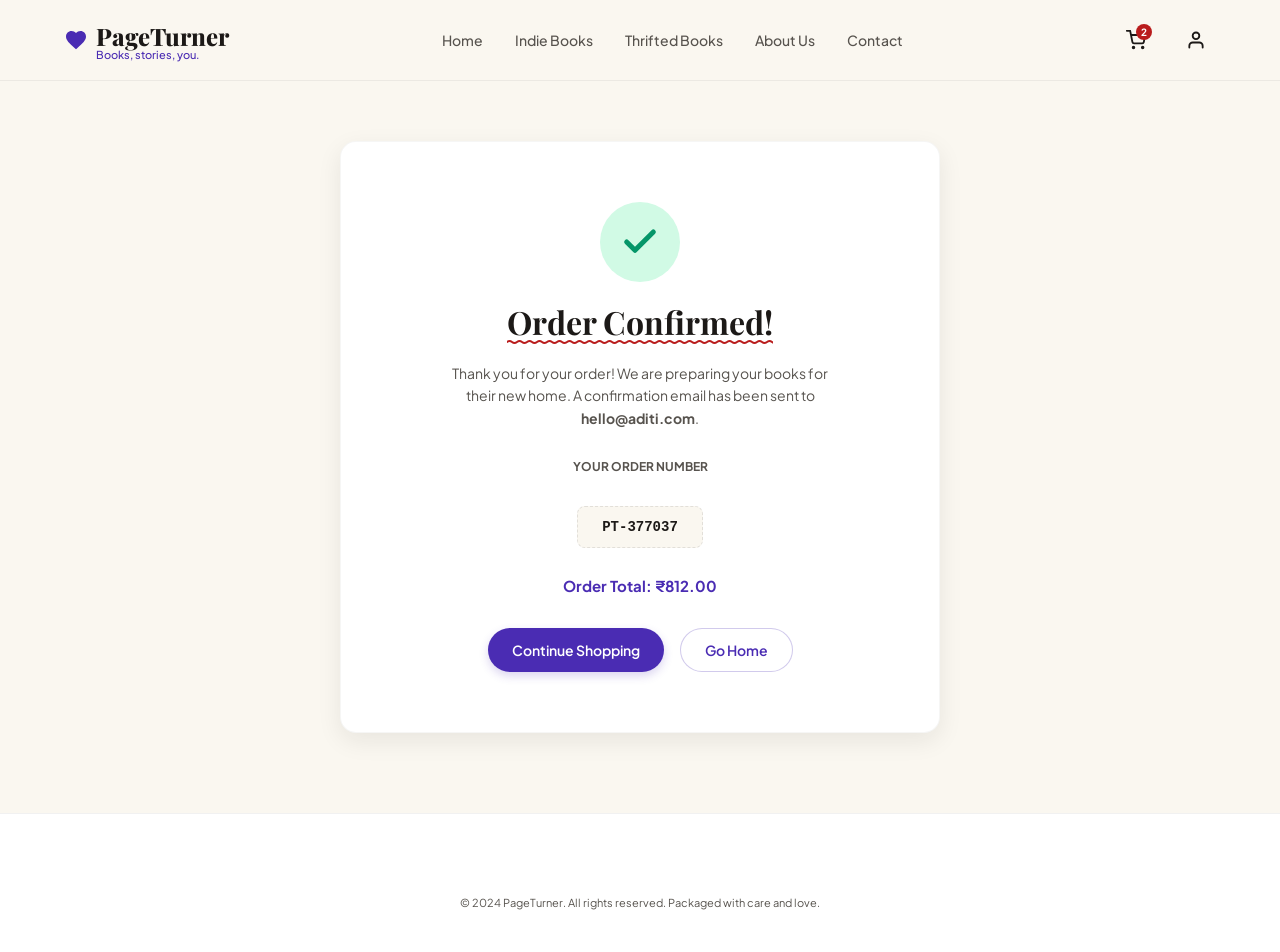
<file: success.html>
<!DOCTYPE html>
<html lang="en">
<head>
  <meta charset="UTF-8">
  <meta name="viewport" content="width=device-width, initial-scale=1.0">
  <title>Order Confirmed! - PageTurner</title>
  <link rel="stylesheet" href="style.css">
</head>
<body>

  <!-- Navigation Header -->
  <header>
    <div class="container nav-container">
      <a href="index.html" class="logo" id="header-logo">
        <svg viewBox="0 0 24 24" xmlns="http://www.w3.org/2000/svg">
          <path d="M12 21.35l-1.45-1.32C5.4 15.36 2 12.28 2 8.5 2 5.42 4.42 3 7.5 3c1.74 0 3.41.81 4.5 2.09C13.09 3.81 14.76 3 16.5 3 19.58 3 22 5.42 22 8.5c0 3.78-3.4 6.86-8.55 11.54L12 21.35z"/>
        </svg>
        <div>
          <span>PageTurner</span>
          <span class="subtext">Books, stories, you.</span>
        </div>
      </a>

      <ul class="nav-links">
        <li><a href="index.html">Home</a></li>
        <li><a href="thrifted.html?type=indie">Indie Books</a></li>
        <li><a href="thrifted.html?type=thrifted">Thrifted Books</a></li>
        <li><a href="thrifted.html">About Us</a></li>
        <li><a href="checkout.html">Contact</a></li>
      </ul>

      <div class="header-actions">
        <a href="checkout.html" class="icon-btn" id="cart-button" title="View Cart">
          <svg viewBox="0 0 24 24" fill="none" stroke="currentColor" stroke-width="2.2" stroke-linecap="round" stroke-linejoin="round">
            <circle cx="9" cy="21" r="1"></circle>
            <circle cx="20" cy="21" r="1"></circle>
            <path d="M1 1h4l2.68 13.39a2 2 0 0 0 2 1.61h9.72a2 2 0 0 0 2-1.61L23 6H6"></path>
          </svg>
          <span class="cart-badge">0</span>
        </a>

        <a href="#" class="icon-btn" title="User Profile">
          <svg viewBox="0 0 24 24" fill="none" stroke="currentColor" stroke-width="2.2" stroke-linecap="round" stroke-linejoin="round">
            <path d="M20 21v-2a4 4 0 0 0-4-4H8a4 4 0 0 0-4 4v2"></path>
            <circle cx="12" cy="7" r="4"></circle>
          </svg>
        </a>
      </div>
    </div>
  </header>

  <!-- Success Page Main Content -->
  <main class="container">
    <div class="success-card">
      <div class="success-icon-wrapper">
        <!-- Checkmark SVG -->
        <svg viewBox="0 0 24 24" fill="none" stroke="currentColor" stroke-width="3" stroke-linecap="round" stroke-linejoin="round">
          <polyline points="20 6 9 17 4 12"></polyline>
        </svg>
      </div>

      <h1 class="wavy-accent red">Order Confirmed!</h1>
      <p>Thank you for your order! We are preparing your books for their new home. A confirmation email has been sent to <strong>hello@aditi.com</strong>.</p>
      
      <span style="font-size: 12px; color: var(--color-text-muted); font-weight: 700; text-transform: uppercase; margin-top: 8px;">Your Order Number</span>
      <div class="order-number-box" id="success-order-number">
        PT-108392
      </div>
      
      <p id="success-order-total" style="font-weight: 700; color: var(--color-primary); font-size: 15px; margin-top: -4px;">Order Total: ₹812.00</p>

      <div class="success-actions">
        <a href="thrifted.html" class="btn btn-primary">Continue Shopping</a>
        <a href="index.html" class="btn btn-secondary">Go Home</a>
      </div>
    </div>
  </main>

  <!-- Footer -->
  <footer>
    <div class="container footer-bottom" style="border-top: none; padding-top: 0;">
      <p>© 2024 PageTurner. All rights reserved. Packaged with care and love.</p>
    </div>
  </footer>

  <!-- Scripts -->
  <script src="script.js?v=2"></script>
</body>
</html>
</file>
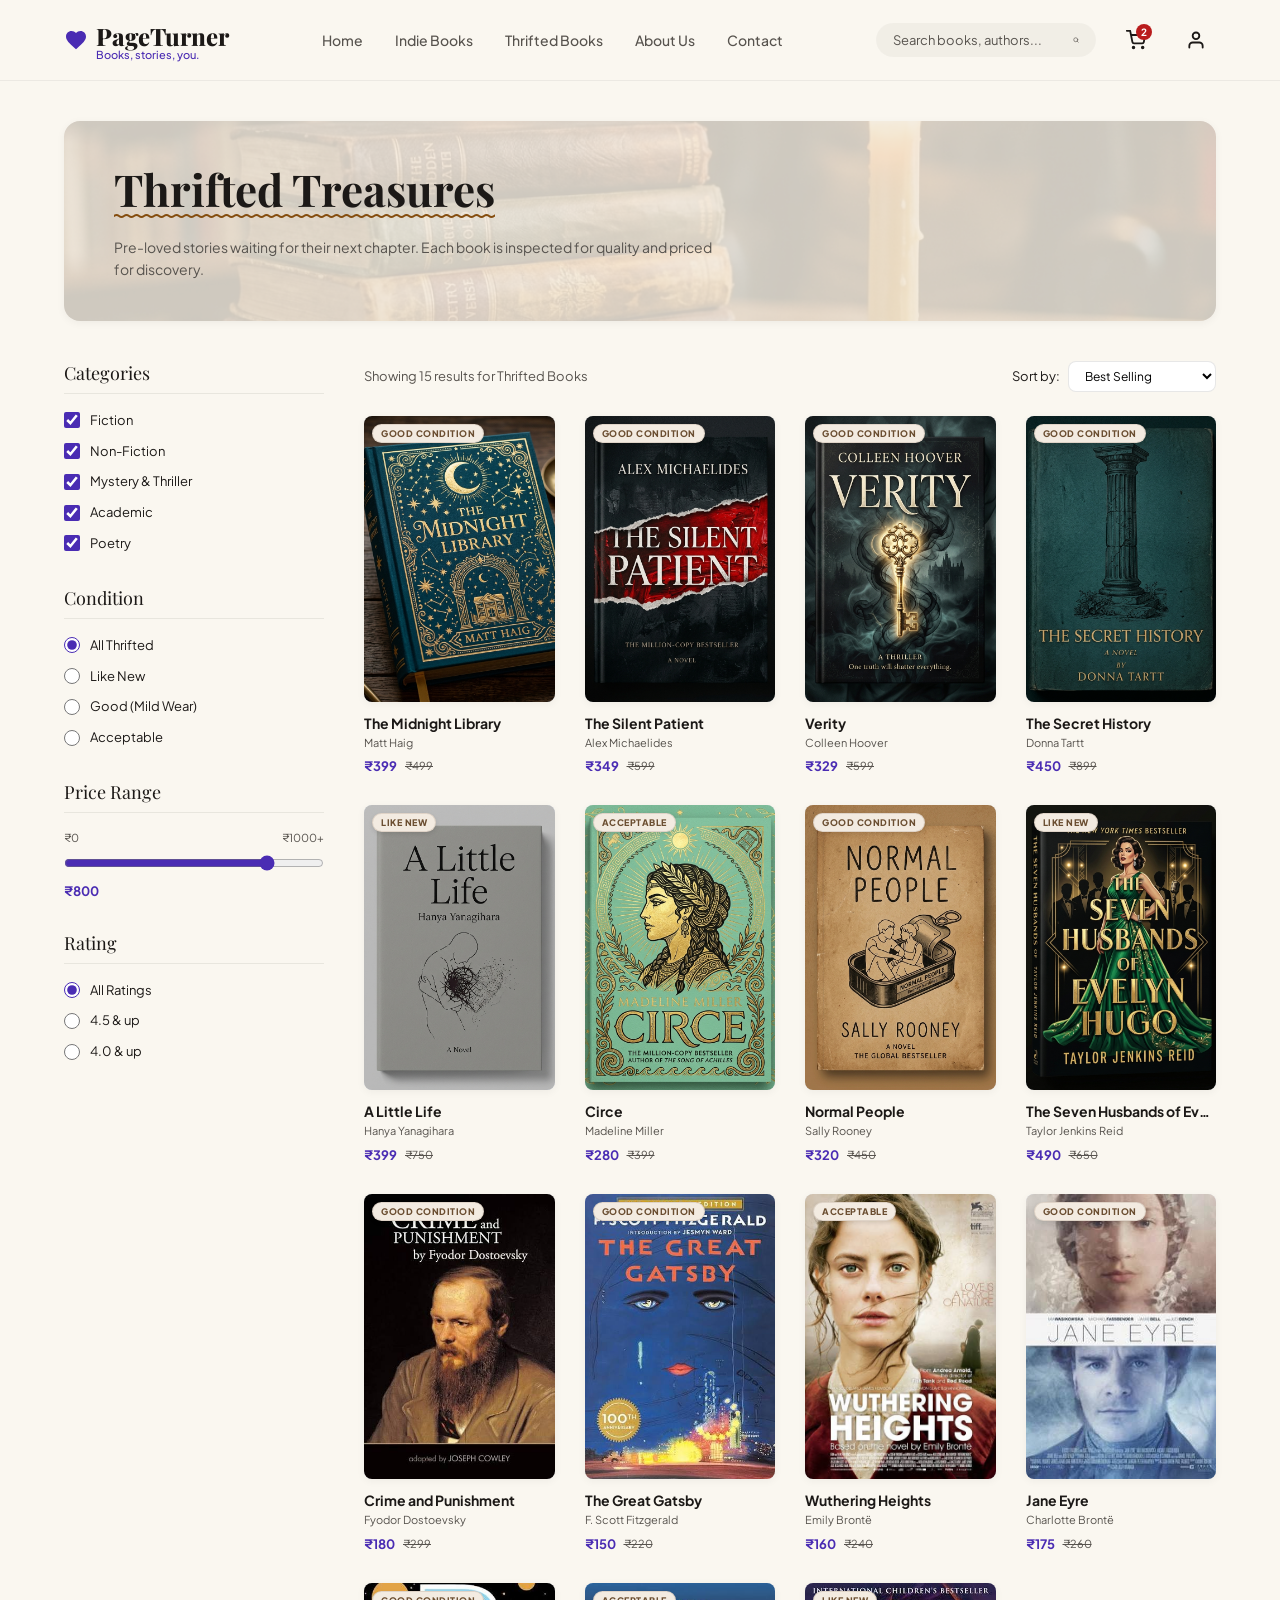
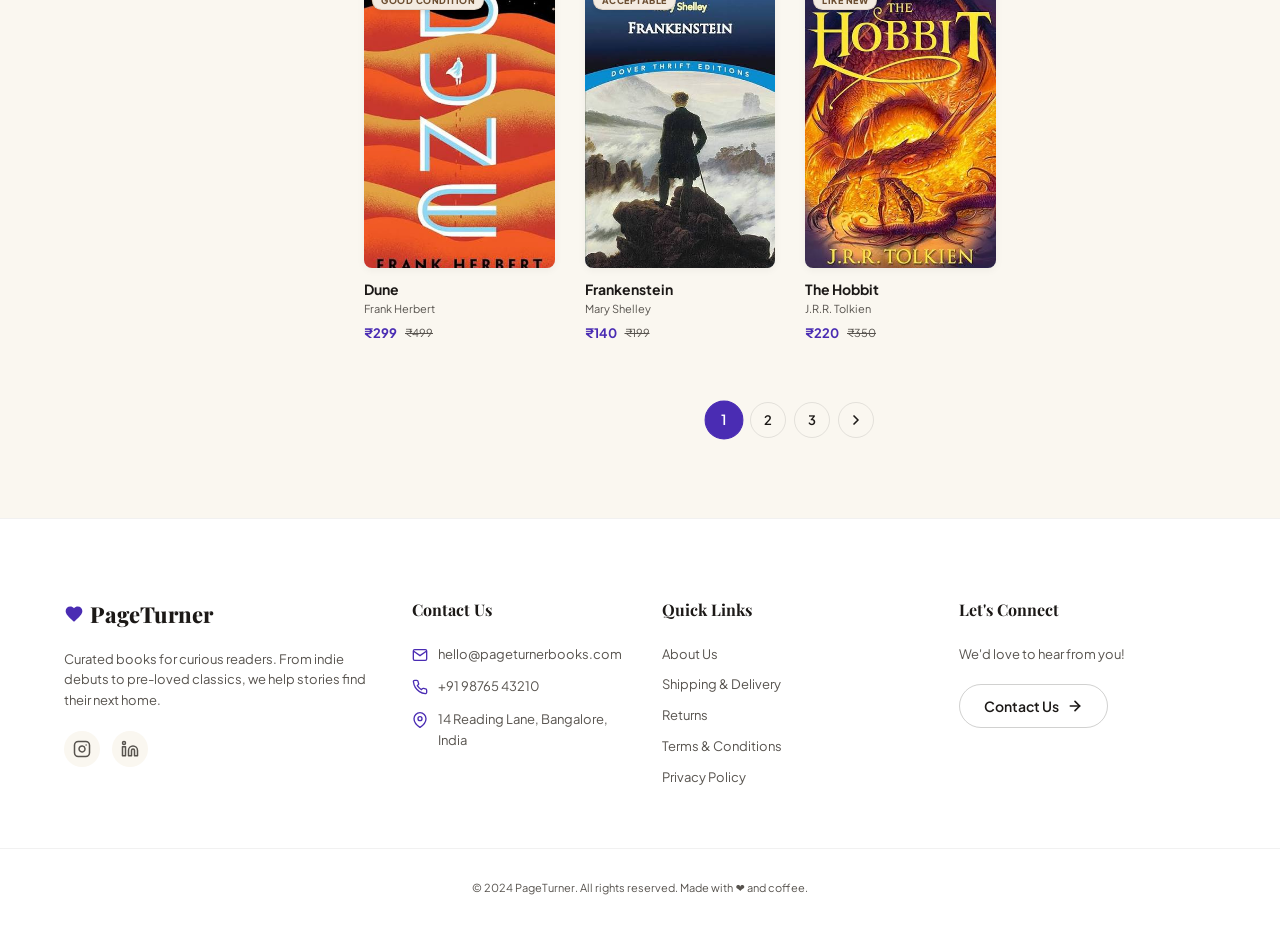
<file: thrifted.html>
<!DOCTYPE html>
<html lang="en">
<head>
  <meta charset="UTF-8">
  <meta name="viewport" content="width=device-width, initial-scale=1.0">
  <title>Thrifted Treasures - PageTurner</title>
  <link rel="stylesheet" href="style.css">
</head>
<body>

  <!-- Navigation Header -->
  <header>
    <div class="container nav-container">
      <a href="index.html" class="logo" id="header-logo">
        <svg viewBox="0 0 24 24" xmlns="http://www.w3.org/2000/svg">
          <path d="M12 21.35l-1.45-1.32C5.4 15.36 2 12.28 2 8.5 2 5.42 4.42 3 7.5 3c1.74 0 3.41.81 4.5 2.09C13.09 3.81 14.76 3 16.5 3 19.58 3 22 5.42 22 8.5c0 3.78-3.4 6.86-8.55 11.54L12 21.35z"/>
        </svg>
        <div>
          <span>PageTurner</span>
          <span class="subtext">Books, stories, you.</span>
        </div>
      </a>

      <ul class="nav-links">
        <li><a href="index.html">Home</a></li>
        <li><a href="thrifted.html?type=indie">Indie Books</a></li>
        <li><a href="thrifted.html?type=thrifted">Thrifted Books</a></li>
        <li><a href="thrifted.html">About Us</a></li>
        <li><a href="checkout.html">Contact</a></li>
      </ul>

      <div class="header-actions">
        <div class="search-bar">
          <input type="text" placeholder="Search books, authors..." aria-label="Search books">
          <svg viewBox="0 0 24 24" width="16" height="16" fill="none" stroke="currentColor" stroke-width="2.5" stroke-linecap="round" stroke-linejoin="round">
            <circle cx="11" cy="11" r="8"></circle>
            <line x1="21" y1="21" x2="16.65" y2="16.65"></line>
          </svg>
        </div>

        <a href="checkout.html" class="icon-btn" id="cart-button" title="View Cart">
          <svg viewBox="0 0 24 24" fill="none" stroke="currentColor" stroke-width="2.2" stroke-linecap="round" stroke-linejoin="round">
            <circle cx="9" cy="21" r="1"></circle>
            <circle cx="20" cy="21" r="1"></circle>
            <path d="M1 1h4l2.68 13.39a2 2 0 0 0 2 1.61h9.72a2 2 0 0 0 2-1.61L23 6H6"></path>
          </svg>
          <span class="cart-badge">0</span>
        </a>

        <a href="#" class="icon-btn" title="User Profile">
          <svg viewBox="0 0 24 24" fill="none" stroke="currentColor" stroke-width="2.2" stroke-linecap="round" stroke-linejoin="round">
            <path d="M20 21v-2a4 4 0 0 0-4-4H8a4 4 0 0 0-4 4v2"></path>
            <circle cx="12" cy="7" r="4"></circle>
          </svg>
        </a>
      </div>
    </div>
  </header>

  <!-- Listing Content Area -->
  <main class="container" style="padding-top: 40px;">
    <!-- Listing Header Banner -->
    <div class="listing-header-banner">
      <h1 class="wavy-accent brown">Thrifted Treasures</h1>
      <p style="margin-top: 12px;">Pre-loved stories waiting for their next chapter. Each book is inspected for quality and priced for discovery.</p>
    </div>

    <!-- Main Listing Layout -->
    <div class="listing-layout">
      <!-- Sidebar Filters -->
      <aside class="filters-sidebar">
        <!-- Categories Filter -->
        <div class="filter-group">
          <h3 class="filter-title">Categories</h3>
          <div class="filter-options-list">
            <label class="checkbox-label">
              <input type="checkbox" value="Fiction" class="category-filter">
              Fiction
            </label>
            <label class="checkbox-label">
              <input type="checkbox" value="Non-Fiction" class="category-filter">
              Non-Fiction
            </label>
            <label class="checkbox-label">
              <input type="checkbox" value="Mystery & Thriller" class="category-filter" checked>
              Mystery & Thriller
            </label>
            <label class="checkbox-label">
              <input type="checkbox" value="Academic" class="category-filter">
              Academic
            </label>
            <label class="checkbox-label">
              <input type="checkbox" value="Poetry" class="category-filter">
              Poetry
            </label>
          </div>
        </div>

        <!-- Condition Filter -->
        <div class="filter-group">
          <h3 class="filter-title">Condition</h3>
          <div class="filter-options-list">
            <label class="radio-label">
              <input type="radio" name="condition" value="All Thrifted" class="condition-filter" checked>
              All Thrifted
            </label>
            <label class="radio-label">
              <input type="radio" name="condition" value="Like New" class="condition-filter">
              Like New
            </label>
            <label class="radio-label">
              <input type="radio" name="condition" value="Good" class="condition-filter">
              Good (Mild Wear)
            </label>
            <label class="radio-label">
              <input type="radio" name="condition" value="Acceptable" class="condition-filter">
              Acceptable
            </label>
          </div>
        </div>

        <!-- Price Range Filter -->
        <div class="filter-group">
          <h3 class="filter-title">Price Range</h3>
          <div class="price-slider-container">
            <div class="price-slider-labels">
              <span>₹0</span>
              <span>₹1000+</span>
            </div>
            <input type="range" id="price-slider" class="price-slider-input" min="0" max="1000" value="800">
            <span class="price-slider-value" id="price-value">₹800</span>
          </div>
        </div>

        <!-- Rating Filter -->
        <div class="filter-group">
          <h3 class="filter-title">Rating</h3>
          <div class="filter-options-list">
            <label class="radio-label">
              <input type="radio" name="rating-filter" checked>
              All Ratings
            </label>
            <label class="radio-label">
              <input type="radio" name="rating-filter">
              4.5 & up
            </label>
            <label class="radio-label">
              <input type="radio" name="rating-filter">
              4.0 & up
            </label>
          </div>
        </div>
      </aside>

      <!-- Main Book Grid & Controls -->
      <section>
        <!-- Controls row -->
        <div class="results-header-row">
          <span class="results-count" id="results-count">Showing 24 results for Thrifted Books</span>
          <div class="sort-select-wrapper">
            <span>Sort by:</span>
            <select class="sort-select" id="sort-select">
              <option value="bestseller">Best Selling</option>
              <option value="price-low">Price: Low to High</option>
              <option value="price-high">Price: High to Low</option>
              <option value="rating">Customer Rating</option>
            </select>
          </div>
        </div>

        <!-- Book Card Grid -->
        <div class="book-grid" id="listing-grid" style="grid-template-columns: repeat(auto-fill, minmax(180px, 1fr));">
          <!-- Populated dynamically via script.js -->
        </div>

        <!-- Pagination -->
        <div class="pagination">
          <span class="page-num active">1</span>
          <span class="page-num">2</span>
          <span class="page-num">3</span>
          <span class="page-num">
            <svg viewBox="0 0 24 24" fill="none" stroke="currentColor" stroke-width="2.5" stroke-linecap="round" stroke-linejoin="round">
              <polyline points="9 18 15 12 9 6"></polyline>
            </svg>
          </span>
        </div>
      </section>
    </div>
  </main>

  <!-- Footer -->
  <footer>
    <div class="container footer-grid">
      <div class="footer-col">
        <a href="index.html" class="footer-logo">
          <svg viewBox="0 0 24 24" xmlns="http://www.w3.org/2000/svg">
            <path d="M12 21.35l-1.45-1.32C5.4 15.36 2 12.28 2 8.5 2 5.42 4.42 3 7.5 3c1.74 0 3.41.81 4.5 2.09C13.09 3.81 14.76 3 16.5 3 19.58 3 22 5.42 22 8.5c0 3.78-3.4 6.86-8.55 11.54L12 21.35z"/>
          </svg>
          PageTurner
        </a>
        <p>Curated books for curious readers. From indie debuts to pre-loved classics, we help stories find their next home.</p>
        <div class="social-links">
          <a href="#" class="social-icon" aria-label="Instagram">
            <svg viewBox="0 0 24 24" fill="none" stroke="currentColor" stroke-width="2" stroke-linecap="round" stroke-linejoin="round"><rect x="2" y="2" width="20" height="20" rx="5" ry="5"></rect><path d="M16 11.37A4 4 0 1 1 12.63 8 4 4 0 0 1 16 11.37z"></path><line x1="17.5" y1="6.5" x2="17.51" y2="6.5"></line></svg>
          </a>
          <a href="#" class="social-icon" aria-label="LinkedIn">
            <svg viewBox="0 0 24 24" fill="none" stroke="currentColor" stroke-width="2" stroke-linecap="round" stroke-linejoin="round"><path d="M16 8a6 6 0 0 1 6 6v7h-4v-7a2 2 0 0 0-2-2 2 2 0 0 0-2 2v7h-4v-7a6 6 0 0 1 6-6z"></path><rect x="2" y="9" width="4" height="12"></rect><circle cx="4" cy="4" r="2"></circle></svg>
          </a>
        </div>
      </div>

      <div class="footer-col">
        <h3>Contact Us</h3>
        <ul class="contact-info-list">
          <li>
            <svg viewBox="0 0 24 24" fill="none" stroke="currentColor" stroke-width="2"><path d="M4 4h16c1.1 0 2 .9 2 2v12c0 1.1-.9 2-2 2H4c-1.1 0-2-.9-2-2V6c0-1.1.9-2 2-2z"></path><polyline points="22,6 12,13 2,6"></polyline></svg>
            <span>hello@pageturnerbooks.com</span>
          </li>
          <li>
            <svg viewBox="0 0 24 24" fill="none" stroke="currentColor" stroke-width="2"><path d="M22 16.92v3a2 2 0 0 1-2.18 2 19.79 19.79 0 0 1-8.63-3.07 19.5 19.5 0 0 1-6-6 19.79 19.79 0 0 1-3.07-8.67A2 2 0 0 1 4.11 2h3a2 2 0 0 1 2 1.72 12.84 12.84 0 0 0 .7 2.81 2 2 0 0 1-.45 2.11L8.09 9.91a16 16 0 0 0 6 6l1.27-1.27a2 2 0 0 1 2.11-.45 12.84 12.84 0 0 0 2.81.7A2 2 0 0 1 22 16.92z"></path></svg>
            <span>+91 98765 43210</span>
          </li>
          <li>
            <svg viewBox="0 0 24 24" fill="none" stroke="currentColor" stroke-width="2"><path d="M21 10c0 7-9 13-9 13s-9-6-9-13a9 9 0 0 1 18 0z"></path><circle cx="12" cy="10" r="3"></circle></svg>
            <span>14 Reading Lane, Bangalore, India</span>
          </li>
        </ul>
      </div>

      <div class="footer-col">
        <h3>Quick Links</h3>
        <ul class="footer-links">
          <li><a href="thrifted.html">About Us</a></li>
          <li><a href="#">Shipping & Delivery</a></li>
          <li><a href="#">Returns</a></li>
          <li><a href="#">Terms & Conditions</a></li>
          <li><a href="#">Privacy Policy</a></li>
        </ul>
      </div>

      <div class="footer-col">
        <h3>Let's Connect</h3>
        <p>We'd love to hear from you!</p>
        <a href="checkout.html" class="btn btn-outline-dark btn-arrow" style="align-self: flex-start;">
          Contact Us
          <svg viewBox="0 0 24 24" width="16" height="16" fill="none" stroke="currentColor" stroke-width="2.5" stroke-linecap="round" stroke-linejoin="round">
            <line x1="5" y1="12" x2="19" y2="12"></line>
            <polyline points="12 5 19 12 12 19"></polyline>
          </svg>
        </a>
      </div>
    </div>
    <div class="footer-bottom">
      <p>© 2024 PageTurner. All rights reserved. Made with ❤️ and coffee.</p>
    </div>
  </footer>

  <!-- Scripts -->
  <script src="script.js?v=2"></script>
</body>
</html>
</file>
<file: style.css>
/* PageTurner Design System & Stylesheet — simplified */

@import url('https://fonts.googleapis.com/css2?family=Playfair+Display:ital,wght@0,400..900;1,400..900&family=Plus+Jakarta+Sans:ital,wght@0,200..800;1,200..800&family=Playfair+Display+SC:wght@400;700&display=swap');

:root {
  --font-serif: 'Playfair Display', Georgia, serif;
  --font-sans: 'Plus Jakarta Sans', system-ui, sans-serif;

  --color-bg-base: #FAF7F0;
  --color-bg-card: #fff;
  --color-text-main: #1C1917;
  --color-text-muted: #57534E;

  --color-primary: #4A2CB3;
  --color-primary-hover: #3C2294;
  --color-primary-light: #EEF2FF;
  --color-red: #B91C1C;

  --color-accent-green-bg: #E3ECE4;
  --color-accent-green-text: #2C4A3E;
  --color-accent-brown-bg: #F3EBE1;
  --color-accent-brown-text: #6B4E31;
  --color-accent-lavender-bg: #F3E8FF;

  --radius-sm: 8px; --radius-md: 16px; --radius-lg: 24px; --radius-full: 9999px;

  --shadow-sm: 0 2px 8px rgba(28,25,23,.05);
  --shadow-md: 0 8px 24px rgba(28,25,23,.08);
  --shadow-lg: 0 16px 36px rgba(28,25,23,.12);

  /* shared neutral border/overlay tints, replaces dozens of inline rgba(28,25,23,X) values */
  --ink-04: rgba(28,25,23,.04); --ink-05: rgba(28,25,23,.05); --ink-06: rgba(28,25,23,.06);
  --ink-08: rgba(28,25,23,.08); --ink-10: rgba(28,25,23,.1);  --ink-20: rgba(28,25,23,.2);

  --ease: 0.3s cubic-bezier(0.4,0,0.2,1);
  --bounce: 0.5s cubic-bezier(0.34,1.56,0.64,1);
}

/* Reset & base */
* { box-sizing: border-box; margin: 0; padding: 0; }
html { scroll-behavior: smooth; }
body { background: var(--color-bg-base); color: var(--color-text-main); font-family: var(--font-sans); line-height: 1.6; -webkit-font-smoothing: antialiased; }
h1, h2, h3, h4, h5, h6 { font-family: var(--font-serif); font-weight: 700; line-height: 1.25; }
a { color: inherit; text-decoration: none; transition: var(--ease); }
img { max-width: 100%; height: auto; display: block; }

/* Shared "fill the box" image rule — used by book covers, galleries, thumbs, cart & author photos */
.book-cover-container img, .main-image-wrapper img, .thumb-wrapper img,
.cart-item-image img, .author-photo-wrapper img,
.hero-image-wrapper img { width: 100%; height: 100%; object-fit: cover; }
.hero-image-wrapper img { transition: transform 6s ease; }
.hero-image-wrapper:hover img { transform: scale(1.05); }

/* Wavy underline accent (color set via modifier class) */
.wavy-accent { position: relative; display: inline-block; }
.wavy-accent::after {
  content: ""; position: absolute; left: 0; bottom: -4px; width: 100%; height: 8px;
  background-repeat: repeat-x;
  background-image: url("data:image/svg+xml,%3Csvg xmlns='http://www.w3.org/2000/svg' viewBox='0 0 20 8' width='20' height='8'%3E%3Cpath d='M0,4 C5,0 5,8 10,4 C15,0 15,8 20,4' fill='none' stroke='%234A2CB3' stroke-width='2' stroke-linecap='round'/%3E%3C/svg%3E");
}
.wavy-accent.red::after { background-image: url("data:image/svg+xml,%3Csvg xmlns='http://www.w3.org/2000/svg' viewBox='0 0 20 8' width='20' height='8'%3E%3Cpath d='M0,4 C5,0 5,8 10,4 C15,0 15,8 20,4' fill='none' stroke='%23B91C1C' stroke-width='2' stroke-linecap='round'/%3E%3C/svg%3E"); }
.wavy-accent.brown::after { background-image: url("data:image/svg+xml,%3Csvg xmlns='http://www.w3.org/2000/svg' viewBox='0 0 20 8' width='20' height='8'%3E%3Cpath d='M0,4 C5,0 5,8 10,4 C15,0 15,8 20,4' fill='none' stroke='%23854D0E' stroke-width='2' stroke-linecap='round'/%3E%3C/svg%3E"); }

.container { max-width: 1200px; margin: 0 auto; padding: 0 24px; }

/* Header / Nav */
header { position: sticky; top: 0; z-index: 100; border-bottom: 1px solid var(--ink-06); backdrop-filter: blur(10px); background: rgba(250,247,240,.95); }
.nav-container { display: flex; align-items: center; justify-content: space-between; height: 80px; }
.logo { display: flex; align-items: center; gap: 8px; font: 800 24px var(--font-serif); color: var(--color-text-main); }
.logo svg { width: 24px; height: 24px; fill: var(--color-primary); animation: float 3s ease-in-out infinite; }
.logo .subtext { display: block; font: 500 11px var(--font-sans); color: var(--color-primary); margin-top: -4px; }
.nav-links { display: flex; list-style: none; gap: 32px; }
.nav-links a { font-size: 14px; font-weight: 500; color: var(--color-text-muted); position: relative; padding: 4px 0; }
.nav-links a:hover, .nav-links a.active { color: var(--color-text-main); }
.nav-links a::after { content: ""; position: absolute; bottom: 0; left: 0; width: 0; height: 2px; background: var(--color-primary); transition: var(--ease); }
.nav-links a:hover::after, .nav-links a.active::after { width: 100%; }
.header-actions { display: flex; align-items: center; gap: 20px; }

.search-bar { display: flex; align-items: center; gap: 8px; width: 220px; padding: 8px 16px; border: 1px solid transparent; border-radius: var(--radius-full); background: var(--ink-04); transition: var(--ease); }
.search-bar:focus-within { width: 280px; background: #fff; border-color: rgba(74,44,179,.3); box-shadow: 0 4px 12px rgba(74,44,179,.06); }
.search-bar input { flex: 1; background: none; border: none; outline: none; font: 13px var(--font-sans); color: var(--color-text-main); }
.search-bar input::placeholder { color: var(--color-text-muted); }
.search-bar svg { width: 16px; height: 16px; color: var(--color-text-muted); }

.icon-btn { width: 40px; height: 40px; display: flex; align-items: center; justify-content: center; position: relative; border: none; border-radius: var(--radius-full); background: none; color: var(--color-text-main); cursor: pointer; transition: var(--ease); }
.icon-btn:hover { background: var(--ink-05); transform: translateY(-1px); }
.icon-btn svg { width: 20px; height: 20px; }
.cart-badge { position: absolute; top: 4px; right: 4px; width: 16px; height: 16px; display: flex; align-items: center; justify-content: center; border-radius: var(--radius-full); background: var(--color-red); color: #fff; font: 700 10px var(--font-sans); animation: pulse-badge 2s infinite; }

/* Buttons */
.btn { display: inline-flex; align-items: center; justify-content: center; gap: 8px; position: relative; z-index: 1; overflow: hidden; padding: 12px 24px; border: none; border-radius: var(--radius-full); font: 600 14px var(--font-sans); cursor: pointer; transition: all .3s cubic-bezier(.25,.8,.25,1); }
.btn-primary { background: var(--color-primary); color: #fff; box-shadow: 0 4px 10px rgba(74,44,179,.2); }
.btn-primary:hover { background: var(--color-primary-hover); transform: translateY(-3px); box-shadow: 0 8px 20px rgba(74,44,179,.35); }
.btn-primary:active { transform: translateY(-1px); box-shadow: 0 4px 10px rgba(74,44,179,.2); }
.btn-primary::before { content: ""; position: absolute; top: 0; left: -100%; width: 100%; height: 100%; z-index: -1; background: linear-gradient(90deg, transparent, rgba(255,255,255,.2), transparent); transition: .6s ease; }
.btn-primary:hover::before { left: 100%; }
.btn-secondary { background: #fff; color: var(--color-primary); border: 1px solid rgba(74,44,179,.25); }
.btn-secondary:hover { background: var(--color-primary-light); border-color: var(--color-primary); transform: translateY(-2px); box-shadow: 0 4px 12px rgba(74,44,179,.1); }
.btn-secondary svg { transition: var(--ease); }
.btn-secondary:hover svg { transform: translateX(3px); }
.btn-outline-dark { background: none; border: 1px solid var(--ink-20); color: var(--color-text-main); }
.btn-outline-dark:hover { background: var(--ink-05); border-color: var(--color-text-main); transform: translateY(-2px); }
.btn-arrow svg { transition: transform .3s var(--bounce); }
.btn-arrow:hover svg { transform: translateX(4px); }

/* Hero */
.hero { padding: 60px 0; overflow: hidden; }
.hero-grid { display: grid; grid-template-columns: 1.1fr .9fr; align-items: center; gap: 60px; }
.hero-text { display: flex; flex-direction: column; gap: 24px; }
.badge-tag { align-self: flex-start; display: flex; align-items: center; gap: 6px; font: 700 11px var(--font-sans); letter-spacing: 1.5px; text-transform: uppercase; color: var(--color-primary); }
.badge-tag svg { width: 14px; height: 14px; fill: currentColor; }
.hero h1 { font-size: 64px; line-height: 1.1; color: var(--color-text-main); }
.hero h1 span.home-word { font: 400 italic var(--font-serif); color: var(--color-red); }
.hero-subtitle { font-size: 16px; max-width: 480px; color: var(--color-text-muted); }
.hero-image-wrapper { position: relative; aspect-ratio: 1/1; border-radius: var(--radius-md); overflow: hidden; box-shadow: var(--shadow-lg); }

/* Features bar */
.features-bar { padding: 32px 0; background: rgba(255,255,255,.5); border-top: 1px solid var(--ink-05); border-bottom: 1px solid var(--ink-05); }
.features-grid { display: grid; grid-template-columns: repeat(4, 1fr); gap: 24px; }
.feature-item { display: flex; align-items: center; gap: 16px; }
.feature-icon-wrapper { width: 40px; height: 40px; flex-shrink: 0; display: flex; align-items: center; justify-content: center; border-radius: var(--radius-sm); background: var(--color-primary-light); color: var(--color-primary); }
.feature-icon-wrapper svg { width: 20px; height: 20px; }
.feature-info h4 { font: 700 13px var(--font-sans); }
.feature-info p { font-size: 11px; color: var(--color-text-muted); }

/* Section headers */
.section-header { display: flex; justify-content: space-between; align-items: flex-end; margin-bottom: 40px; }
.section-title { position: relative; font-size: 32px; padding-bottom: 8px; }
.section-title::after { content: ""; position: absolute; left: 0; bottom: 0; width: 60px; height: 3px; background: var(--color-red); }
.view-all-link { display: flex; align-items: center; gap: 4px; font: 600 14px var(--font-sans); color: var(--color-primary); }
.view-all-link svg { width: 16px; height: 16px; transition: transform .3s var(--bounce); }
.view-all-link:hover svg { transform: translateX(4px); }

/* Book cards */
.book-grid { display: grid; grid-template-columns: repeat(auto-fill, minmax(160px, 1fr)); gap: 30px; }
.book-card { position: relative; display: flex; flex-direction: column; cursor: pointer; transition: transform var(--bounce); }
.book-card:hover { transform: translateY(-8px); }
.book-cover-container { position: relative; aspect-ratio: 2/3; border-radius: var(--radius-sm); overflow: hidden; background: #E2E8F0; box-shadow: var(--shadow-sm); transition: box-shadow var(--ease); }
.book-card:hover .book-cover-container { box-shadow: var(--shadow-md); }
.book-badge { position: absolute; top: 8px; left: 8px; z-index: 2; padding: 3px 8px; border-radius: var(--radius-full); font: 800 9px var(--font-sans); text-transform: uppercase; letter-spacing: .5px; box-shadow: 0 2px 4px rgba(0,0,0,.1); }
.book-badge.thrifted { background: var(--color-accent-brown-bg); color: var(--color-accent-brown-text); border: 1px solid rgba(107,78,49,.15); }
.book-badge.new { background: var(--color-primary-light); color: var(--color-primary); border: 1px solid rgba(74,44,179,.15); }
.book-card-action { position: absolute; top: 8px; right: 8px; z-index: 2; width: 32px; height: 32px; display: flex; align-items: center; justify-content: center; border: none; border-radius: var(--radius-full); background: rgba(255,255,255,.9); color: var(--color-text-muted); box-shadow: var(--shadow-sm); opacity: 0; transform: scale(.8); cursor: pointer; transition: all .3s var(--bounce); }
.book-card-action:hover { background: #fff; color: var(--color-red); transform: scale(1.1); }
.book-card:hover .book-card-action, .book-card-action.active { opacity: 1; transform: scale(1); }
.book-card-action.active { color: var(--color-red); }
.book-info { margin-top: 12px; display: flex; flex-direction: column; gap: 2px; }
.book-title { font: 700 14px var(--font-sans); color: var(--color-text-main); white-space: nowrap; overflow: hidden; text-overflow: ellipsis; }
.book-author { font-size: 11px; color: var(--color-text-muted); }
.book-price-row { display: flex; align-items: center; gap: 8px; margin-top: 4px; }
.book-price { font: 700 13px var(--font-sans); color: var(--color-primary); }
.book-price-original { font-size: 11px; color: var(--color-text-muted); text-decoration: line-through; }

/* Collections */
.collections-grid { display: grid; grid-template-columns: 1fr 1fr; gap: 30px; margin: 60px 0; }
.collection-card { position: relative; z-index: 1; display: flex; flex-direction: column; justify-content: center; aspect-ratio: 16/9; padding: 40px; border-radius: var(--radius-md); overflow: hidden; box-shadow: var(--shadow-md); transition: transform var(--ease); }
.collection-card:hover { transform: translateY(-4px); }
.collection-card::after { content: ""; position: absolute; inset: 0; z-index: -1; opacity: .85; background-size: cover; background-position: right center; transition: var(--ease); }
.collection-card:hover::after { opacity: .95; transform: scale(1.02); }
.collection-card.indie { background: var(--color-accent-green-bg); }
.collection-card.indie::after { background-image: url('assets/indie_bg.png'); }
.collection-card.thrifted { background: var(--color-accent-brown-bg); }
.collection-card.thrifted::after { background-image: url('assets/thrifted_bg.png'); }
.collection-content { max-width: 60%; display: flex; flex-direction: column; gap: 16px; }
.collection-content h3 { font-size: 32px; color: var(--color-text-main); }
.collection-content p { font-size: 13px; color: var(--color-text-muted); }
.collection-content .btn { align-self: flex-start; }

/* Newsletter banner */
.newsletter-banner { position: relative; overflow: hidden; display: flex; justify-content: space-between; align-items: center; margin: 60px 0; padding: 40px 60px; border-radius: var(--radius-md); background: var(--color-accent-lavender-bg); box-shadow: var(--shadow-sm); }
.newsletter-banner::before { content: "✨"; position: absolute; right: 10%; top: -20px; font-size: 96px; opacity: .05; }
.newsletter-text h3 { display: flex; align-items: center; gap: 8px; font-size: 28px; }
.newsletter-text h3 svg { width: 24px; height: 24px; color: var(--color-primary); }
.newsletter-text p { margin-top: 4px; font-size: 13px; color: var(--color-text-muted); }
.newsletter-form { display: flex; gap: 12px; width: 480px; }
.newsletter-form input { flex-grow: 1; padding: 14px 24px; border: 1px solid var(--ink-10); border-radius: var(--radius-full); font: 13px var(--font-sans); background: #fff; outline: none; transition: var(--ease); }
.newsletter-form input:focus { border-color: var(--color-primary); box-shadow: 0 4px 12px rgba(74,44,179,.08); }

/* Footer */
footer { padding: 80px 0 40px; border-top: 1px solid var(--ink-06); font-size: 13px; color: var(--color-text-muted); background: #fff; }
.footer-grid { display: grid; grid-template-columns: 1.2fr .8fr 1fr 1fr; gap: 40px; margin-bottom: 60px; }
.footer-col { display: flex; flex-direction: column; gap: 20px; }
.footer-logo { display: flex; align-items: center; gap: 6px; font: 800 22px var(--font-serif); color: var(--color-text-main); }
.footer-logo svg { width: 20px; height: 20px; fill: var(--color-primary); }
.footer-col h3 { margin-bottom: 4px; font: 700 16px var(--font-serif); color: var(--color-text-main); }
.footer-col p { line-height: 1.6; }
.social-links { display: flex; gap: 12px; }
.social-icon { width: 36px; height: 36px; display: flex; align-items: center; justify-content: center; border-radius: var(--radius-full); background: var(--color-bg-base); color: var(--color-text-muted); transition: all .3s var(--bounce); }
.social-icon:hover { background: var(--color-primary); color: #fff; transform: translateY(-3px); }
.social-icon svg { width: 18px; height: 18px; }
.footer-links, .contact-info-list { list-style: none; display: flex; flex-direction: column; }
.footer-links { gap: 10px; }
.footer-links a:hover { color: var(--color-primary); padding-left: 4px; }
.contact-info-list { gap: 12px; }
.contact-info-list li { display: flex; align-items: flex-start; gap: 10px; }
.contact-info-list li svg { width: 16px; height: 16px; flex-shrink: 0; margin-top: 3px; color: var(--color-primary); }
.footer-deco-img { width: 64px; margin-top: 10px; opacity: .8; }
.footer-bottom { text-align: center; padding-top: 30px; border-top: 1px solid var(--ink-06); font-size: 11px; }

/* Breadcrumbs */
.breadcrumbs { display: flex; align-items: center; gap: 8px; margin: 24px 0 32px; font-size: 12px; color: var(--color-text-muted); }
.breadcrumbs a:hover { color: var(--color-primary); }
.breadcrumbs svg { width: 12px; height: 12px; }

/* Product detail */
.product-detail-grid { display: grid; grid-template-columns: .9fr 1.1fr; gap: 60px; margin-bottom: 80px; }
.product-gallery { display: flex; flex-direction: column; gap: 16px; }
.main-image-wrapper { position: relative; aspect-ratio: 4/5; border-radius: var(--radius-md); overflow: hidden; background: #fff; box-shadow: var(--shadow-md); }
.product-gallery-thumbs { display: flex; gap: 12px; }
.thumb-wrapper { width: 72px; height: 90px; border: 2px solid transparent; border-radius: var(--radius-sm); overflow: hidden; cursor: pointer; transition: var(--ease); }
.thumb-wrapper.active, .thumb-wrapper:hover { border-color: var(--color-primary); transform: translateY(-2px); }
.favorite-detail-btn { position: absolute; top: 16px; right: 16px; width: 44px; height: 44px; display: flex; align-items: center; justify-content: center; border: none; border-radius: var(--radius-full); background: #fff; color: var(--color-text-muted); box-shadow: var(--shadow-md); cursor: pointer; transition: all .3s var(--bounce); }
.favorite-detail-btn:hover { transform: scale(1.08); }
.favorite-detail-btn:hover, .favorite-detail-btn.active { color: var(--color-red); }
.product-info-col { display: flex; flex-direction: column; gap: 20px; }
.product-title { font-size: 40px; }
.product-author { margin-top: -8px; font-size: 16px; color: var(--color-text-muted); }
.rating-container { display: flex; align-items: center; gap: 12px; font-size: 13px; color: var(--color-text-muted); }
.stars { display: flex; color: #F59E0B; }
.stars svg { width: 16px; height: 16px; fill: currentColor; }
.product-description { position: relative; font-size: 14px; color: var(--color-text-muted); }
.read-more-link { display: inline-flex; align-items: center; gap: 4px; margin-top: 8px; font: 600 13px var(--font-sans); color: var(--color-primary); cursor: pointer; }
.read-more-link svg { width: 14px; height: 14px; transition: transform .3s ease; }
.read-more-link:hover svg { transform: translateY(2px); }

/* Purchase options */
.purchase-options { display: flex; flex-direction: column; gap: 16px; margin: 10px 0; }
.purchase-card { display: flex; justify-content: space-between; align-items: center; padding: 20px 24px; border: 2px solid var(--ink-08); border-radius: var(--radius-md); background: #fff; cursor: pointer; transition: all .3s var(--ease); }
.purchase-card.active { border-color: var(--color-primary); box-shadow: 0 8px 20px rgba(74,44,179,.06); }
.purchase-card.thrifted-card.active { border-color: var(--color-accent-brown-text); }
.purchase-info-left { display: flex; flex-direction: column; gap: 6px; }
.purchase-price-tag { display: flex; align-items: baseline; gap: 8px; }
.purchase-price { font: 800 24px var(--font-sans); color: var(--color-text-main); }
.purchase-label-badge { padding: 3px 8px; border-radius: var(--radius-full); font: 800 9px var(--font-sans); text-transform: uppercase; }
.purchase-card.new-card .purchase-label-badge { background: var(--color-primary-light); color: var(--color-primary); }
.purchase-card.thrifted-card .purchase-label-badge { background: var(--color-accent-brown-bg); color: var(--color-accent-brown-text); }
.purchase-details { display: flex; align-items: center; gap: 6px; font-size: 12px; color: var(--color-text-muted); }
.purchase-details svg { width: 14px; height: 14px; }
.purchase-card.new-card .purchase-details svg { color: #10B981; }
.purchase-card.thrifted-card .purchase-details svg { color: var(--color-accent-brown-text); }
.trust-badges-bar { display: flex; gap: 20px; margin-top: 10px; padding-top: 20px; border-top: 1px solid var(--ink-06); }
.trust-badge-item { display: flex; align-items: center; gap: 8px; font-size: 11px; color: var(--color-text-muted); }
.trust-badge-item svg { width: 16px; height: 16px; color: var(--color-primary); }

/* About author */
.about-author-section { margin-bottom: 60px; padding: 40px; border: 1px solid var(--ink-04); border-radius: var(--radius-md); background: #fff; box-shadow: var(--shadow-sm); }
.author-header { position: relative; display: inline-block; margin-bottom: 24px; padding-bottom: 6px; font-size: 22px; }
.author-layout { display: flex; align-items: center; gap: 32px; }
.author-photo-wrapper { width: 140px; height: 140px; flex-shrink: 0; border-radius: var(--radius-full); overflow: hidden; box-shadow: var(--shadow-sm); }
.author-bio-col { display: flex; flex-direction: column; gap: 16px; }
.author-bio-name { font-size: 18px; font-weight: 700; }
.author-bio-text { font-size: 13px; color: var(--color-text-muted); }
.author-actions { display: flex; gap: 12px; }

/* Reviews */
.reviews-section { margin-bottom: 80px; }
.reviews-header-row { display: flex; justify-content: space-between; align-items: center; margin-bottom: 30px; }
.reviews-title-block h3 { display: flex; align-items: center; gap: 6px; font-size: 22px; }
.reviews-title-block p { font-size: 13px; color: var(--color-text-muted); }
.reviews-grid { display: grid; grid-template-columns: repeat(3, 1fr); gap: 24px; }
.review-card { display: flex; flex-direction: column; gap: 12px; padding: 24px; border: 1px solid var(--ink-04); border-radius: var(--radius-md); background: #fff; box-shadow: var(--shadow-sm); transition: transform var(--ease); }
.review-card:hover { transform: translateY(-2px); box-shadow: var(--shadow-md); }
.review-top-row { display: flex; justify-content: space-between; align-items: center; }
.review-date { font-size: 11px; color: var(--color-text-muted); }
.review-text { flex-grow: 1; font-style: italic; font-size: 12px; color: var(--color-text-muted); }
.review-user-row { display: flex; align-items: center; gap: 10px; margin-top: 8px; padding-top: 12px; border-top: 1px solid var(--ink-05); }
.user-avatar-circle { width: 32px; height: 32px; display: flex; align-items: center; justify-content: center; border-radius: var(--radius-full); background: var(--color-primary-light); color: var(--color-primary); font: 700 11px var(--font-sans); }
.review-card:nth-child(2) .user-avatar-circle { background: var(--color-accent-green-bg); color: var(--color-accent-green-text); }
.review-card:nth-child(3) .user-avatar-circle { background: #FCE7F3; color: #BE185D; }
.user-name-text { font: 700 12px var(--font-sans); }

/* Listing page */
.listing-layout { display: grid; grid-template-columns: 260px 1fr; gap: 40px; margin-bottom: 80px; }
.listing-header-banner { position: relative; z-index: 1; margin-bottom: 40px; padding: 40px 50px; border-radius: var(--radius-md); overflow: hidden; box-shadow: var(--shadow-sm); }
.listing-header-banner::after { content: ""; position: absolute; inset: 0; z-index: -1; opacity: .15; background-size: cover; background-position: right center; }
.listing-header-banner.indie { background: var(--color-accent-green-bg); }
.listing-header-banner.indie::after { background-image: url('assets/indie_bg.png'); }
.listing-header-banner.thrifted { background: var(--color-accent-brown-bg); }
.listing-header-banner.thrifted::after { background-image: url('assets/thrifted_bg.png'); }
.listing-header-banner h1 { margin-bottom: 8px; font-size: 44px; }
.listing-header-banner p { max-width: 600px; font-size: 14px; color: var(--color-text-muted); }

.filters-sidebar { display: flex; flex-direction: column; gap: 32px; }
.filter-group { display: flex; flex-direction: column; gap: 16px; }
.filter-title { padding-bottom: 8px; border-bottom: 1px solid var(--ink-08); font: 18px var(--font-serif); }
.filter-options-list { display: flex; flex-direction: column; gap: 10px; }
.checkbox-label, .radio-label { display: flex; align-items: center; gap: 10px; font-size: 13px; cursor: pointer; user-select: none; }
.checkbox-label input, .radio-label input { width: 16px; height: 16px; border-radius: 4px; accent-color: var(--color-primary); cursor: pointer; }

.price-slider-container { display: flex; flex-direction: column; gap: 8px; }
.price-slider-labels { display: flex; justify-content: space-between; font-size: 11px; color: var(--color-text-muted); }
.price-slider-input { width: 100%; accent-color: var(--color-primary); cursor: pointer; }
.price-slider-value { margin-top: 4px; font: 700 13px var(--font-sans); color: var(--color-primary); }

.results-header-row { display: flex; justify-content: space-between; align-items: center; margin-bottom: 24px; font-size: 13px; }
.results-count { color: var(--color-text-muted); }
.sort-select-wrapper { display: flex; align-items: center; gap: 8px; }
.sort-select { padding: 6px 12px; border: 1px solid var(--ink-10); border-radius: var(--radius-sm); background: #fff; font: 12px var(--font-sans); outline: none; cursor: pointer; transition: var(--ease); }
.sort-select:focus { border-color: var(--color-primary); }

.pagination { display: flex; justify-content: center; align-items: center; gap: 8px; margin-top: 60px; }
.page-num { width: 36px; height: 36px; display: flex; align-items: center; justify-content: center; border: 1px solid var(--ink-10); border-radius: var(--radius-full); font: 600 13px var(--font-sans); cursor: pointer; transition: all .3s var(--bounce); }
.page-num.active, .page-num:hover { background: var(--color-primary); color: #fff; border-color: var(--color-primary); transform: scale(1.08); }
.page-num.disabled { opacity: .4; cursor: not-allowed; }
.page-num svg { width: 16px; height: 16px; }

/* Checkout */
.checkout-layout { display: grid; grid-template-columns: 1.2fr .8fr; gap: 40px; margin-bottom: 80px; }
.checkout-main-col { display: flex; flex-direction: column; gap: 30px; }
.checkout-header-block h1 { font-size: 40px; }
.checkout-header-block p { margin-top: 4px; font-size: 13px; color: var(--color-text-muted); }
.checkout-card-section { padding: 30px; border: 1px solid var(--ink-04); border-radius: var(--radius-md); background: #fff; box-shadow: var(--shadow-sm); }
.checkout-section-header { display: flex; justify-content: space-between; align-items: center; margin-bottom: 20px; padding-bottom: 12px; border-bottom: 1px solid var(--ink-06); }
.checkout-section-title { font: 18px var(--font-serif); }
.edit-link { font: 600 12px var(--font-sans); color: var(--color-primary); }

.cart-items-list { display: flex; flex-direction: column; gap: 20px; }
.cart-item { display: flex; gap: 20px; padding-bottom: 20px; border-bottom: 1px dashed var(--ink-10); }
.cart-item:last-child { padding-bottom: 0; border-bottom: none; }
.cart-item-image { width: 64px; height: 96px; flex-shrink: 0; border-radius: var(--radius-sm); overflow: hidden; background: #E2E8F0; box-shadow: var(--shadow-sm); }
.cart-item-details { flex-grow: 1; display: flex; flex-direction: column; justify-content: space-between; }
.cart-item-meta-top { display: flex; justify-content: space-between; align-items: flex-start; gap: 16px; }
.cart-item-title { font: 700 14px var(--font-sans); }
.cart-item-author { font-size: 11px; color: var(--color-text-muted); }
.cart-item-price { font: 700 14px var(--font-sans); color: var(--color-primary); }
.cart-item-meta-bottom { display: flex; justify-content: space-between; align-items: center; }
.cart-item-badge { padding: 2px 6px; border: 1px solid var(--ink-08); border-radius: var(--radius-sm); font: 800 8px var(--font-sans); text-transform: uppercase; color: var(--color-text-muted); background: var(--color-bg-base); }
.cart-item-remove-btn { display: flex; align-items: center; gap: 4px; padding: 4px 8px; border: none; border-radius: 4px; background: none; font: 600 11px var(--font-sans); color: var(--color-red); cursor: pointer; transition: var(--ease); }
.cart-item-remove-btn:hover { background: #FEE2E2; }
.cart-item-remove-btn svg { width: 12px; height: 12px; }

.promo-box { display: flex; gap: 12px; }
.promo-box input { flex-grow: 1; padding: 10px 16px; border: 1px solid var(--ink-10); border-radius: var(--radius-sm); font-size: 12px; background: #fff; outline: none; }
.promo-box input:focus { border-color: var(--color-primary); }
.promo-box .btn { padding: 10px 20px; border-radius: var(--radius-sm); font: 700 12px var(--font-sans); background: #1C1917; color: #fff; }
.promo-box .btn:hover { background: #000; transform: translateY(-1px); }

.checkout-trust-grid { display: grid; grid-template-columns: 1fr 1fr; gap: 20px; }
.checkout-trust-card { padding: 20px; border: 1px solid var(--ink-05); border-radius: var(--radius-md); }
.checkout-trust-card.green { background: var(--color-accent-green-bg); color: var(--color-accent-green-text); }
.checkout-trust-card.lavender { background: var(--color-primary-light); color: var(--color-primary); }
.checkout-trust-header { display: flex; align-items: center; gap: 8px; margin-bottom: 8px; font: 800 11px var(--font-sans); text-transform: uppercase; letter-spacing: .5px; }
.checkout-trust-header svg { width: 16px; height: 16px; }
.checkout-trust-text { font-size: 11px; color: var(--color-text-muted); }
.checkout-trust-card.green .checkout-trust-text { color: var(--color-accent-green-text); opacity: .85; }
.checkout-trust-card.lavender .checkout-trust-text { color: var(--color-primary); opacity: .85; }

.checkout-sidebar-card { position: sticky; top: 100px; display: flex; flex-direction: column; gap: 24px; padding: 30px; border: 1px solid var(--ink-04); border-radius: var(--radius-md); background: #fff; box-shadow: var(--shadow-md); }
.checkout-sidebar-card .btn-primary { width: 100%; padding: 16px; }
.secure-header { display: flex; align-items: center; gap: 8px; font: 800 11px var(--font-sans); text-transform: uppercase; letter-spacing: 1px; color: var(--color-primary); }
.secure-header svg { width: 16px; height: 16px; }
.checkout-detail-group { display: flex; flex-direction: column; gap: 8px; }
.checkout-detail-title { font: 700 11px var(--font-sans); text-transform: uppercase; letter-spacing: .5px; color: var(--color-text-muted); }
.checkout-detail-box { padding: 16px; border: 1px solid var(--ink-05); border-radius: var(--radius-sm); font-size: 12px; background: var(--color-bg-base); }
.checkout-detail-box input { width: 100%; margin-bottom: 8px; padding: 6px 10px; border: 1px solid var(--ink-10); border-radius: 4px; font: 12px var(--font-sans); background: #fff; outline: none; transition: var(--ease); }
.checkout-detail-box input:last-child { margin-bottom: 0; }
.checkout-detail-box input:focus { border-color: var(--color-primary); box-shadow: 0 2px 8px rgba(74,44,179,.05); }
.checkout-detail-box.payment { display: flex; align-items: center; gap: 10px; }
.checkout-detail-box.payment svg { width: 20px; height: 20px; color: var(--color-text-muted); }
.checkout-summary-list { display: flex; flex-direction: column; gap: 12px; padding: 16px 0; border-top: 1px solid var(--ink-06); border-bottom: 1px solid var(--ink-06); font-size: 13px; }
.checkout-summary-row { display: flex; justify-content: space-between; }
.checkout-summary-row.total { margin-top: 4px; font: 800 18px var(--font-sans); color: var(--color-text-main); }
.checkout-sidebar-footer { display: flex; flex-direction: column; align-items: center; gap: 8px; }
.eco-badges-mini { display: flex; gap: 12px; color: var(--color-text-muted); }
.eco-badges-mini svg { width: 18px; height: 18px; }
.delivery-date-text { font-size: 10px; color: var(--color-text-muted); }

/* Success page */
.success-card { max-width: 600px; margin: 60px auto 80px; display: flex; flex-direction: column; align-items: center; gap: 20px; padding: 60px 40px; text-align: center; border: 1px solid var(--ink-04); border-radius: var(--radius-md); background: #fff; box-shadow: var(--shadow-md); }
.success-icon-wrapper { width: 80px; height: 80px; display: flex; align-items: center; justify-content: center; border-radius: var(--radius-full); background: #D1FAE5; color: #059669; animation: scale-up .5s var(--bounce); }
.success-icon-wrapper svg { width: 40px; height: 40px; }
.success-card h1 { font-size: 32px; }
.success-card p { max-width: 400px; font-size: 14px; color: var(--color-text-muted); }
.order-number-box { margin: 10px 0; padding: 12px 24px; border: 1px dashed var(--ink-10); border-radius: var(--radius-sm); font: 700 14px monospace; color: var(--color-text-main); background: var(--color-bg-base); }
.success-actions { display: flex; gap: 16px; margin-top: 10px; }

/* Keyframes */
@keyframes float { 0%, 100% { transform: translateY(0); } 50% { transform: translateY(-4px); } }
@keyframes pulse-badge { 0%, 100% { transform: scale(1); } 50% { transform: scale(1.1); box-shadow: 0 0 8px rgba(185,28,28,.5); } }
@keyframes scale-up { 0% { transform: scale(.5); opacity: 0; } 100% { transform: scale(1); opacity: 1; } }

/* Responsive */
@media (max-width: 992px) {
  .hero-grid { grid-template-columns: 1fr; gap: 40px; text-align: center; }
  .hero-text { align-items: center; }
  .hero h1 { font-size: 48px; }
  .features-grid { grid-template-columns: repeat(2, 1fr); gap: 20px; }
  .collections-grid { grid-template-columns: 1fr; }
  .collection-card { aspect-ratio: auto; padding: 30px; }
  .newsletter-banner { flex-direction: column; gap: 24px; text-align: center; padding: 40px; }
  .newsletter-form { width: 100%; max-width: 480px; }
  .footer-grid { grid-template-columns: 1fr 1fr; }
  .product-detail-grid, .listing-layout, .checkout-layout { grid-template-columns: 1fr; gap: 40px; }
  .checkout-sidebar-card { position: static; }
  .reviews-grid { grid-template-columns: 1fr; }
}

@media (max-width: 576px) {
  .features-grid, .footer-grid, .checkout-trust-grid { grid-template-columns: 1fr; }
  .hero h1 { font-size: 38px; }
  .newsletter-form { flex-direction: column; border-radius: var(--radius-md); }
  .newsletter-form input, .newsletter-form .btn { border-radius: var(--radius-md); }
  .author-layout { flex-direction: column; text-align: center; }
}
</file>
